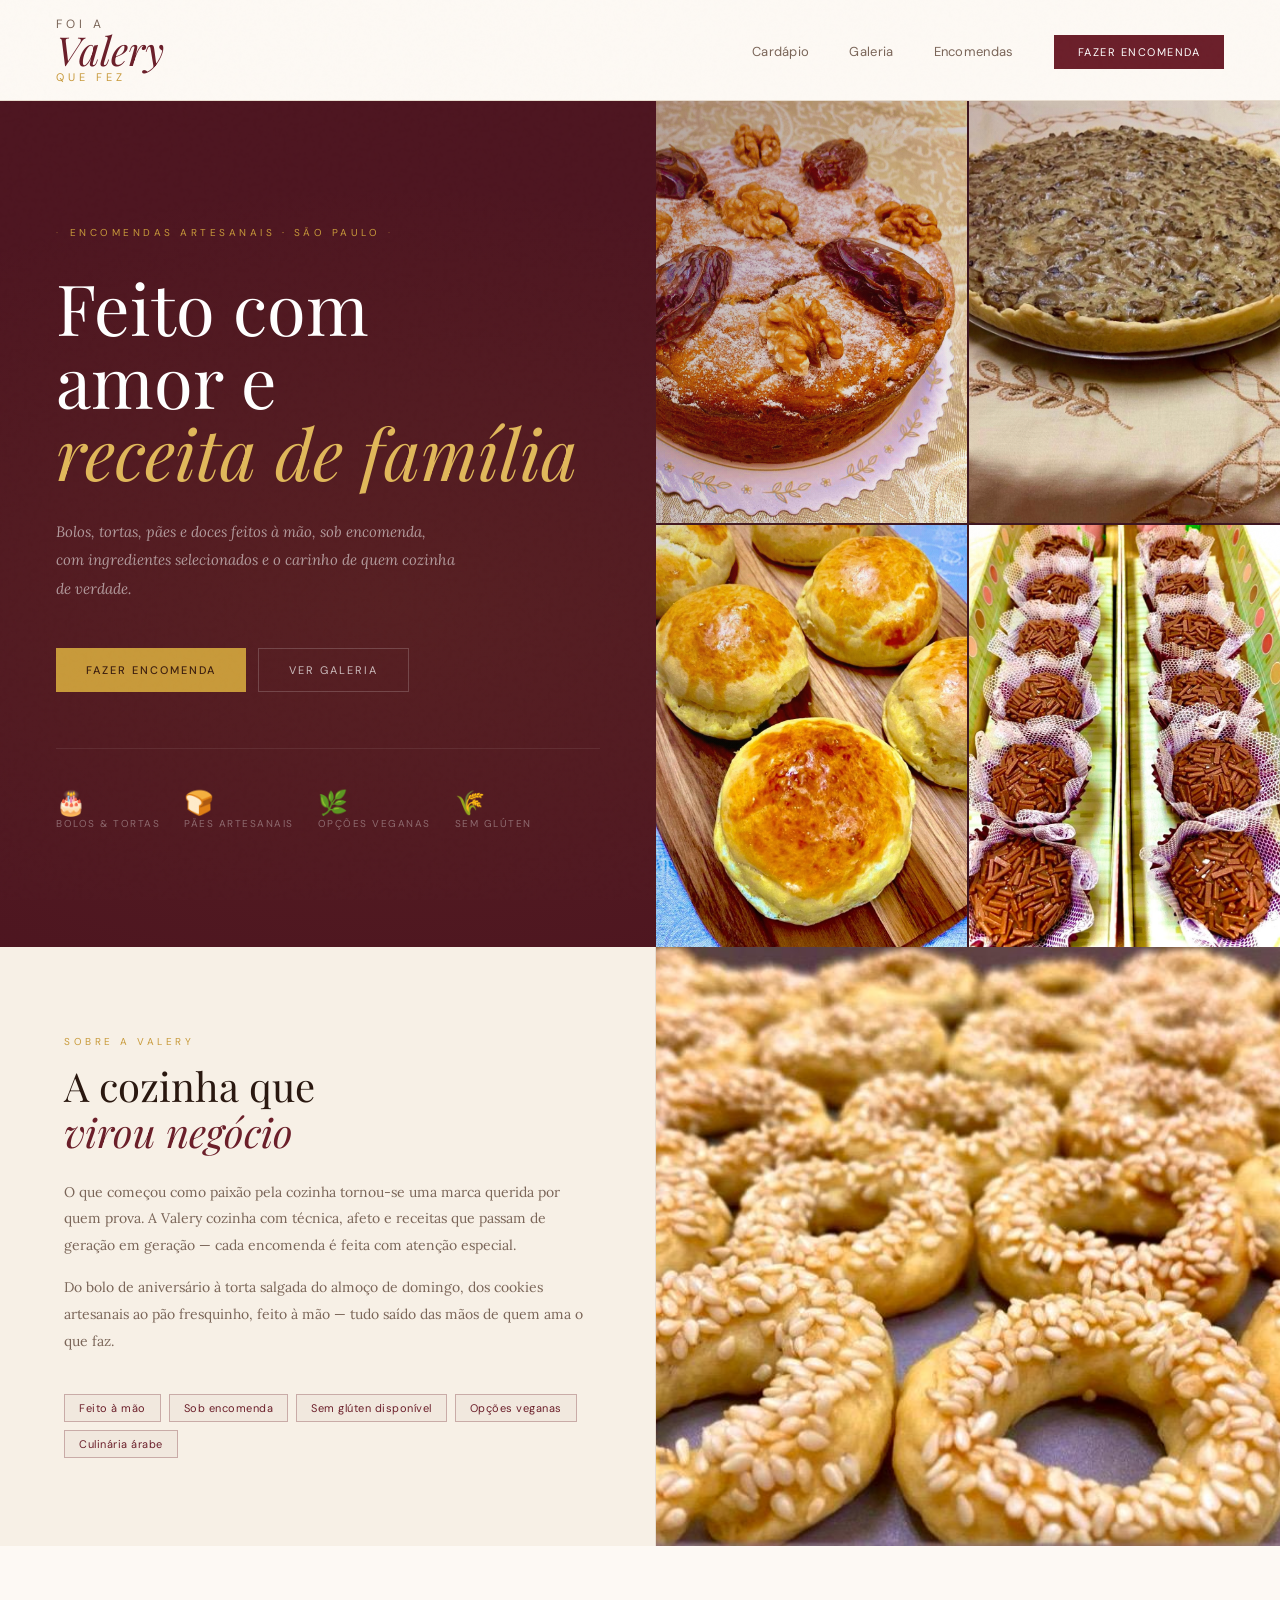
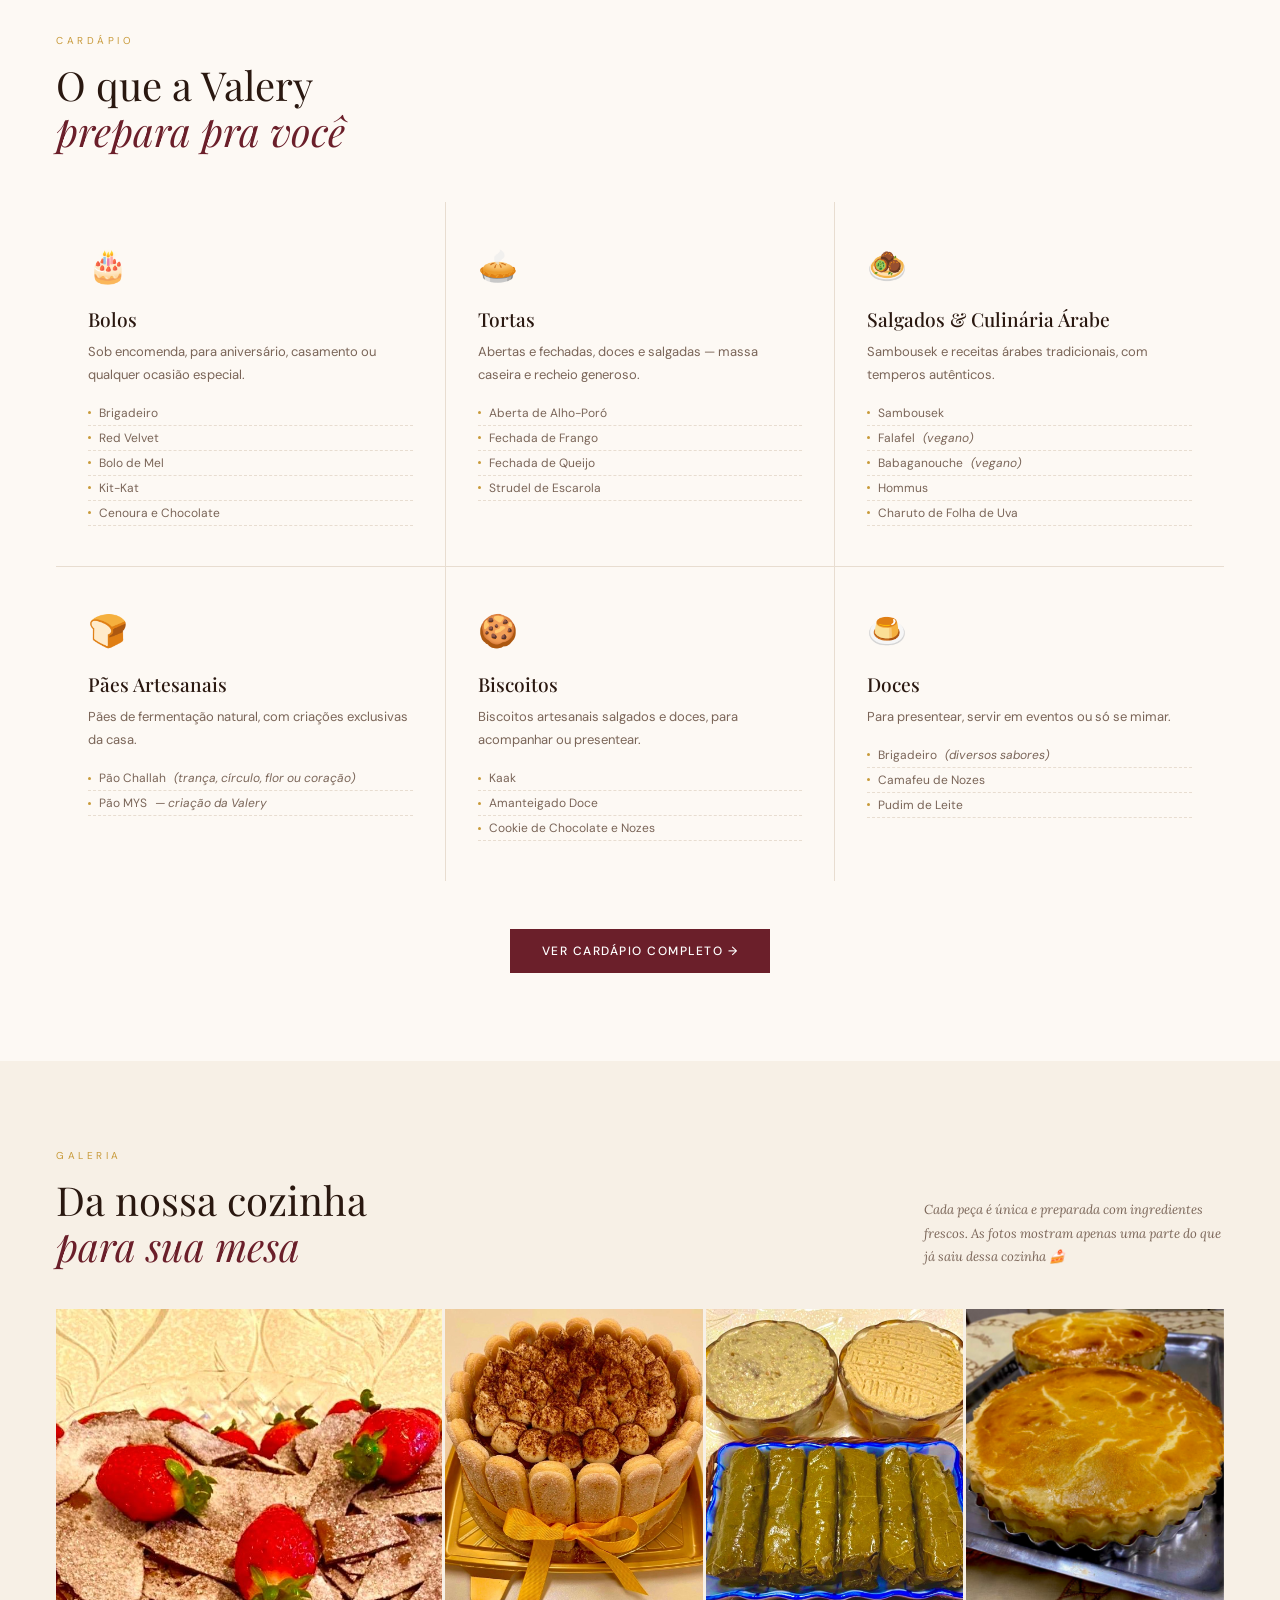
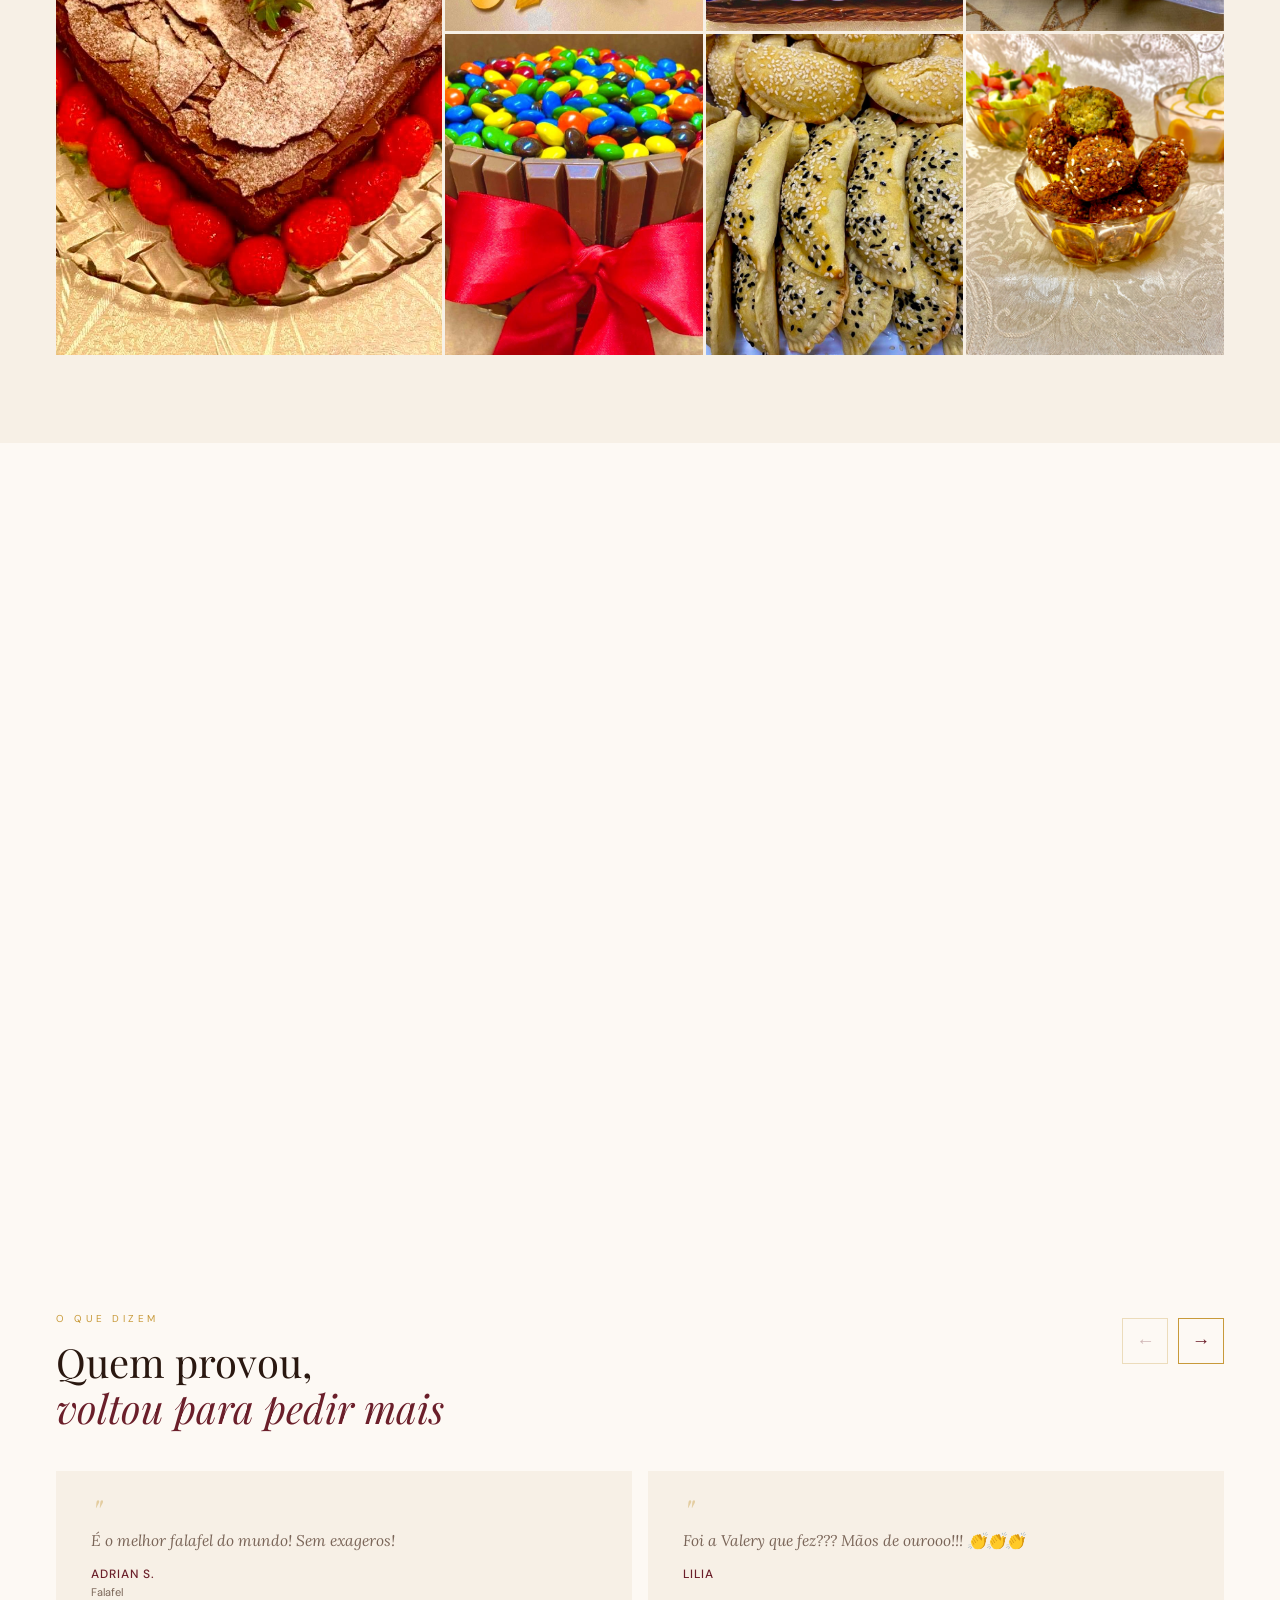
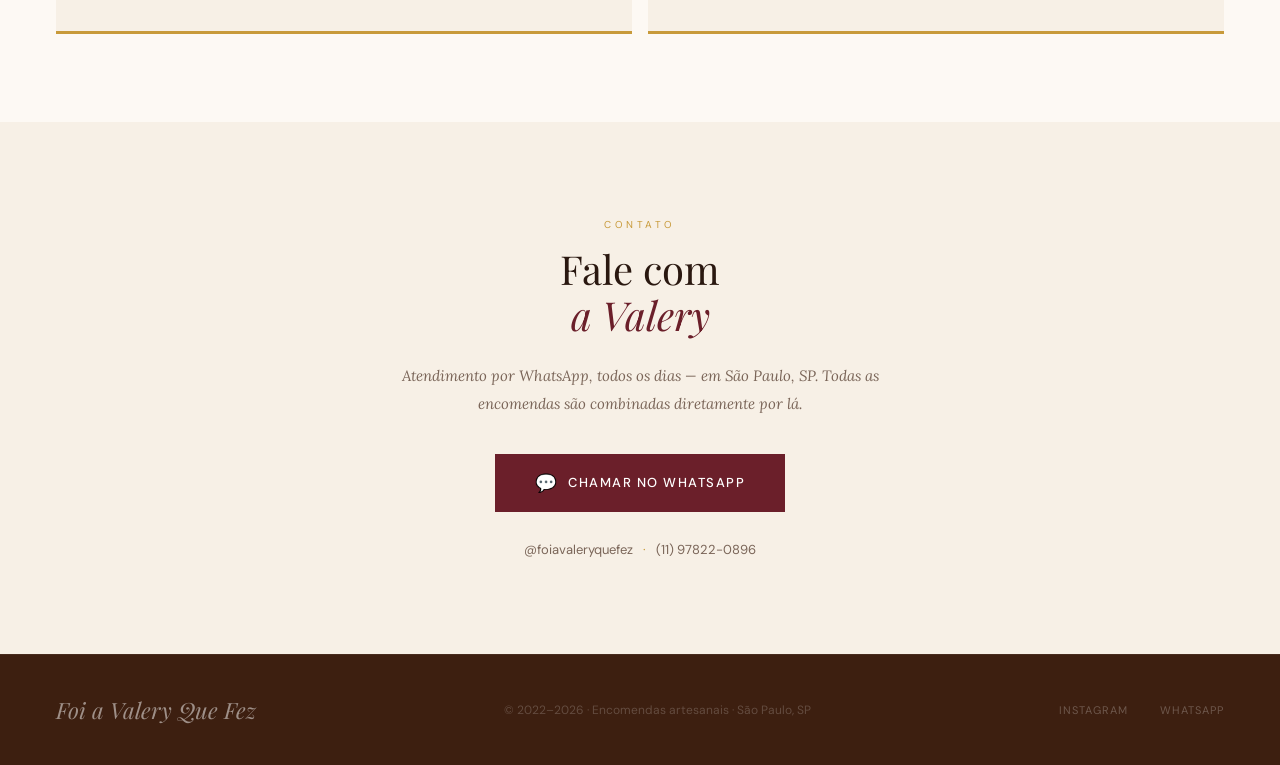
<file: index.html>
<!DOCTYPE html>
<html lang="pt-BR">
<head>
<meta charset="UTF-8">
<meta name="viewport" content="width=device-width, initial-scale=1.0, viewport-fit=cover">
<meta name="format-detection" content="telephone=no">
<meta name="theme-color" content="#fdf9f4">
<link rel="icon" href="data:image/svg+xml,%3Csvg xmlns='http://www.w3.org/2000/svg' viewBox='0 0 100 100'%3E%3Crect width='100' height='100' rx='18' fill='%234d1520'/%3E%3Ctext x='50' y='72' font-size='64' text-anchor='middle' fill='%23e0b85a' font-family='Georgia,serif' font-style='italic'%3EV%3C/text%3E%3C/svg%3E">
<title>Foi a Valery Que Fez — Bolos, Tortas e Pães Artesanais</title>
<link href="https://fonts.googleapis.com/css2?family=Playfair+Display:ital,wght@0,400;0,700;1,400;1,700&family=Lora:ital,wght@0,400;0,500;1,400&family=DM+Sans:wght@300;400;500&display=swap" rel="stylesheet">
<link rel="stylesheet" href="style.css">
</head>
<body>
<!-- NAV -->
<nav>
  <div class="nav-logo">
    <span class="foi">Foi a</span>
    <span class="valery">Valery</span>
    <span class="quefez">que fez</span>
  </div>
  <button class="nav-toggle" id="navToggle" aria-label="Abrir menu" aria-expanded="false" aria-controls="navMenu">
    <span></span><span></span><span></span>
  </button>
  <ul id="navMenu">
    <li><a href="cardapio.html">Cardápio</a></li>
    <li><a href="#galeria">Galeria</a></li>
    <li><a href="#encomenda">Encomendas</a></li>
    <li><a href="#contato" class="nav-cta">Fazer encomenda</a></li>
  </ul>
</nav>

<!-- HERO -->
<section class="hero">
  <div class="hero-left">
    <span class="hero-tag">Encomendas artesanais · São Paulo</span>
    <h1 class="hero-h1">
      Feito com<br>amor e<br>
      <em>receita de família</em>
    </h1>
    <p class="hero-desc">Bolos, tortas, pães e doces feitos à mão, sob encomenda, com ingredientes selecionados e o carinho de quem cozinha de verdade.</p>
    <div class="hero-actions">
      <button class="btn-gold" onclick="document.getElementById('encomenda').scrollIntoView({behavior:'smooth'})">Fazer encomenda</button>
      <button class="btn-outline-w" onclick="document.getElementById('galeria').scrollIntoView({behavior:'smooth'})">Ver galeria</button>
    </div>
    <div class="hero-badges">
      <div class="badge">
        <span class="badge-val">🎂</span>
        <span class="badge-lbl">Bolos & tortas</span>
      </div>
      <div class="badge">
        <span class="badge-val">🍞</span>
        <span class="badge-lbl">Pães artesanais</span>
      </div>
      <div class="badge">
        <span class="badge-val">🌿</span>
        <span class="badge-lbl">Opções veganas</span>
      </div>
      <div class="badge">
        <span class="badge-val">🌾</span>
        <span class="badge-lbl">Sem glúten</span>
      </div>
    </div>
  </div>
  <div class="hero-right">
    <div class="hcell">
      <img src="bolotamaraemcima.png" alt="Bolo de Nozes e Tâmara" style="width:100%;height:100%;object-fit:cover; object-position:85% center;">
    </div>
    <div class="hcell">
      <img src="tortashimeji.jpg" alt="Torta Shimeji" style="width:100%;height:100%;object-fit:cover;object-position:center 60%;">

    </div>
    <div class="hcell">
       <img src="paoredondo.jpeg" alt="Pão Redondo" style="width:100%;height:100%;object-fit:cover;object-position:center 40%;">
    </div>
    <div class="hcell">
      <img src="fotobrigadeiro2.jpeg" alt="brigadeiro" style="width:100%;height:100%;object-fit:cover;object-position:center 40%;">
    </div>
  </div>
  <!-- faixa de fotos que desliza de lado (aparece só no celular) -->
  <div class="hero-strip">
    <figure><img src="tortashimeji.jpg" alt="Torta de Shimeji" loading="lazy" style="object-position:center 8%"><figcaption>Torta de shimeji</figcaption></figure>
    <figure><img src="paoredondo.jpeg" alt="Pão artesanal" loading="lazy" style="object-position:center 45%"><figcaption>Pão artesanal</figcaption></figure>
    <figure><img src="fotobrigadeiro2.jpeg" alt="Brigadeiros" loading="lazy" style="object-position:center 35%"><figcaption>Brigadeiros</figcaption></figure>
  </div>
</section>

<!-- ABOUT -->
<section class="about">
  <div class="about-copy">
    <p class="eyebrow">Sobre a Valery</p>
    <h2 class="section-h2">A cozinha que<br><em>virou negócio</em></h2>
    <p class="about-p">O que começou como paixão pela cozinha tornou-se uma marca querida por quem prova. A Valery cozinha com técnica, afeto e receitas que passam de geração em geração — cada encomenda é feita com atenção especial.</p>
    <p class="about-p">Do bolo de aniversário à torta salgada do almoço de domingo, dos cookies artesanais ao pão fresquinho, feito à mão — tudo saído das mãos de quem ama o que faz.</p>
    <div class="about-tags">
      <span class="tag">Feito à mão</span>
      <span class="tag">Sob encomenda</span>
      <span class="tag">Sem glúten disponível</span>
      <span class="tag">Opções veganas</span>
      <span class="tag">Culinária árabe</span>
    </div>
  </div>
  <div class="about-visual">
<img src="kaakfoto3.jpeg" alt="Kaak" style="width:100%;height:100%;object-fit:cover;object-position:center 40%;">
</div>
</section>

<!-- CATEGORIES / MENU -->
<section class="cats" id="cardapio">
  <p class="eyebrow">Cardápio</p>
  <h2 class="section-h2">O que a Valery<br><em>prepara pra você</em></h2>
  <div class="cats-grid">
    <div class="cat">
      <button class="cat-header">
        <div class="cat-icon">🎂</div>
        <h3>Bolos</h3>
        <p>Sob encomenda, para aniversário, casamento ou qualquer ocasião especial.</p>
        <span class="cat-chevron">▾</span>
      </button>
      <ul>
        <li>Brigadeiro</li>
        <li>Red Velvet</li>
        <li>Bolo de Mel</li>
        <li>Kit-Kat</li>
        <li>Cenoura e Chocolate</li>
      </ul>
    </div>
    <div class="cat">
      <button class="cat-header">
        <div class="cat-icon">🥧</div>
        <h3>Tortas</h3>
        <p>Abertas e fechadas, doces e salgadas — massa caseira e recheio generoso.</p>
        <span class="cat-chevron">▾</span>
      </button>
      <ul>
        <li>Aberta de Alho-Poró</li>
        <li>Fechada de Frango</li>
        <li>Fechada de Queijo</li>
        <li>Strudel de Escarola</li>
      </ul>
    </div>
    <div class="cat">
      <button class="cat-header">
        <div class="cat-icon">🧆</div>
        <h3>Salgados & Culinária Árabe</h3>
        <p>Sambousek e receitas árabes tradicionais, com temperos autênticos.</p>
        <span class="cat-chevron">▾</span>
      </button>
      <ul>
        <li>Sambousek</li>
        <li>Falafel <em>(vegano)</em></li>
        <li>Babaganouche <em>(vegano)</em></li>
        <li>Hommus</li>
        <li>Charuto de Folha de Uva</li>
      </ul>
    </div>
    <div class="cat">
      <button class="cat-header">
        <div class="cat-icon">🍞</div>
        <h3>Pães Artesanais</h3>
        <p>Pães de fermentação natural, com criações exclusivas da casa.</p>
        <span class="cat-chevron">▾</span>
      </button>
      <ul>
        <li>Pão Challah <em>(trança, círculo, flor ou coração)</em></li>
        <li>Pão MYS <em>— criação da Valery</em></li>
      </ul>
    </div>
    <div class="cat">
      <button class="cat-header">
        <div class="cat-icon">🍪</div>
        <h3>Biscoitos</h3>
        <p>Biscoitos artesanais salgados e doces, para acompanhar ou presentear.</p>
        <span class="cat-chevron">▾</span>
      </button>
      <ul>
        <li>Kaak</li>
        <li>Amanteigado Doce</li>
        <li>Cookie de Chocolate e Nozes</li>
      </ul>
    </div>
    <div class="cat">
      <button class="cat-header">
        <div class="cat-icon">🍮</div>
        <h3>Doces</h3>
        <p>Para presentear, servir em eventos ou só se mimar.</p>
        <span class="cat-chevron">▾</span>
      </button>
      <ul>
        <li>Brigadeiro <em>(diversos sabores)</em></li>
        <li>Camafeu de Nozes</li>
        <li>Pudim de Leite</li>
      </ul>
    </div>
  </div>
  <div class="cats-cta">
    <a href="cardapio.html" class="btn-cats-more">Ver cardápio completo →</a>
  </div>
</section>

<!-- GALLERY -->
<section class="gallery" id="galeria">
  <div class="gal-top">
    <div>
      <p class="eyebrow">Galeria</p>
      <h2 class="section-h2" style="margin-bottom:0">Da nossa cozinha<br><em>para sua mesa</em></h2>
    </div>
    <p class="gal-note">Cada peça é única e preparada com ingredientes frescos. As fotos mostram apenas uma parte do que já saiu dessa cozinha 🍰</p>
  </div>
  <div class="gal-grid">

    <!-- FOTO GRANDE -->
    <div class="g g-big">
      <img src="bolocoracao.jpeg" alt="Bolo Coração" style="width:100%;height:100%;object-fit:cover;object-position:center 50%;">
      <div class="g-label"><span>Bolo Coração</span><small>chocolate com morangos frescos</small></div>
    </div>

    <!-- FOTOS PEQUENAS -->
    <div class="g">
      <img src="bolotiramissu.jpeg" alt="Bolo Tiramissú" style="width:100%;height:100%;object-fit:cover;object-position:center 30%;">
      <div class="g-label"><span>Bolo Tiramissú</span><small>com laço dourado</small></div>
    </div>

    <div class="g">
      <img src="charutohommusbabaganush.jpeg" alt="Culinária Árabe" style="width:100%;height:100%;object-fit:cover;object-position:center 40%;">
      <div class="g-label"><span>Culinária Árabe</span><small>charuto, hommus e babaganouche</small></div>
    </div>

    <div class="g">
      <img src="tortafechadafoto.png" alt="Torta Fechada" style="width:100%;height:100%;object-fit:cover;object-position:center 60%;">
      <div class="g-label"><span>Torta Fechada</span><small>massa caseira dourada</small></div>
    </div>

    <div class="g">
      <img src="kitkatnovafoto.jpeg" alt="Bolo Kit-Kat" style="width:100%;height:100%;object-fit:cover;object-position:center 35%;">
      <div class="g-label"><span>Bolo Kit-Kat</span><small>com M&Ms e laço vermelho</small></div>
    </div>

    <div class="g">
      <img src="sambousek.png.png" alt="Sambousek" style="width:100%;height:100%;object-fit:cover;object-position:center 40%;">
      <div class="g-label"><span>Sambousek</span><small>empanada árabe</small></div>
    </div>

    <div class="g">
      <img src="falafel.png.png" alt="Falafel" style="width:100%;height:100%;object-fit:cover;object-position:center 30%;">
      <div class="g-label"><span>Culinária árabe</span><small>Falafel</small></div>
    </div>

  </div>
</section>

<!-- ENCOMENDA -->
<section class="encinfo" id="encomenda">
  <div>
    <p class="eyebrow">Como encomendar</p>
    <h2 class="section-h2">Simples como<br><em>um WhatsApp</em></h2>
    <p class="enc-desc">Todas as encomendas são feitas diretamente pelo WhatsApp. Sem aplicativo, sem complicação — é só mandar uma mensagem e a gente cuida do resto.</p>
    <div class="enc-steps">
      <div class="enc-step">
        <div class="enc-num">01</div>
        <div class="enc-step-text">
          <h4>Mande uma mensagem</h4>
          <p>Diga o que deseja, a data e quantas pessoas vai servir.</p>
        </div>
      </div>
      <div class="enc-step">
        <div class="enc-num">02</div>
        <div class="enc-step-text">
          <h4>Combinamos os detalhes</h4>
          <p>Personalizamos o pedido conforme sua necessidade e preferência.</p>
        </div>
      </div>
      <div class="enc-step">
        <div class="enc-num">03</div>
        <div class="enc-step-text">
          <h4>Confirmamos e preparamos</h4>
          <p>Com o pedido confirmado, a Valery começa a preparar com todo cuidado.</p>
        </div>
      </div>
      <div class="enc-step">
        <div class="enc-num">04</div>
        <div class="enc-step-text">
          <h4>Retirada ou entrega</h4>
          <p>Combinamos a forma de entrega na conversa.</p>
        </div>
      </div>
    </div>
  </div>
  <div class="enc-right">
    <div class="enc-card highlight">
      <div class="enc-card-icon">💬</div>
      <h3>Faça sua encomenda agora</h3>
      <p>Mande uma mensagem no WhatsApp:<br><a href="https://wa.me/5511978220896">(11) 97822-0896</a></p>
    </div>
    <div class="enc-card">
      <div class="enc-card-icon">⏰</div>
      <h3>Prazo de antecedência</h3>
      <p>Encomendas com <strong style="color:#fff">3 dias de antecedência</strong> ou conforme nossa disponibilidade, fale conosco.</p>
    </div>
    <div class="enc-card">
      <div class="enc-card-icon">🌿</div>
      <h3>Restrições alimentares</h3>
      <p>Temos opções <strong style="color:#fff">sem glúten</strong> e <strong style="color:#fff">veganas</strong>. Mencione na hora do pedido.</p>
    </div>
  </div>
</section>

<!-- DEPOIMENTOS -->
<section class="depoimentos">
  <p class="eyebrow">O que dizem</p>
  <h2 class="section-h2">Quem provou,<br><em>voltou para pedir mais</em></h2>
  <!-- setinhas para navegar (só no computador; no celular desliza com o dedo) -->
  <div class="dep-nav">
    <button type="button" data-dir="prev" aria-label="Depoimento anterior">&#8592;</button>
    <button type="button" data-dir="next" aria-label="Próximo depoimento">&#8594;</button>
  </div>
  <div class="dep-grid">
    <div class="dep">
      <p class="dep-text">É o melhor falafel do mundo! Sem exageros!</p>
      <div class="dep-author">Adrian S.</div>
      <div class="dep-type">Falafel</div>
    </div>
    <div class="dep">
      <p class="dep-text">Foi a Valery que fez??? Mãos de ourooo!!! 👏👏👏</p>
      <div class="dep-author">Lilia</div>
    </div>
    <div class="dep">
      <p class="dep-text">O melhor bolo do mundo 😍😋</p>
      <div class="dep-author">Carolina H.</div>
      <div class="dep-type">Bolo de nozes e frutas secas</div>
    </div>
    <div class="dep">
      <p class="dep-text">Torta deliciosa 😍</p>
      <div class="dep-author">Geraldine S.</div>
      <div class="dep-type">Torta de cebola caramelizada e queijo</div>
    </div>
  </div>
</section>

<!-- CONTACT -->
<section class="contact-cta" id="contato">
  <p class="eyebrow">Contato</p>
  <h2 class="section-h2">Fale com<br><em>a Valery</em></h2>
  <p class="cta-desc">Atendimento por WhatsApp, todos os dias — em São Paulo, SP. Todas as encomendas são combinadas diretamente por lá.</p>
  <a class="btn-whatsapp" href="https://wa.me/5511978220896" target="_blank" rel="noopener">
    <span class="wa-icon">💬</span> Chamar no WhatsApp
  </a>
  <div class="cta-extra">
    <span>@foiavaleryquefez</span>
    <span class="dot">·</span>
    <span>(11) 97822-0896</span>
  </div>
</section>

<footer>
  <div class="foot-brand">Foi a Valery Que Fez</div>
  <!-- mesma logo do topo (só aparece no celular) -->
  <div class="nav-logo foot-logo"><span class="foi">Foi a</span><span class="valery">Valery</span><span class="quefez">que fez</span></div>
  <p>© 2022–<span id="footYear">2026</span> · Encomendas artesanais · São Paulo, SP</p>
  <div class="foot-links">
    <a href="https://www.instagram.com/foiavaleryquefez/" target="_blank" rel="noopener">Instagram</a>
    <a href="https://wa.me/5511978220896" target="_blank" rel="noopener">WhatsApp</a>
  </div>
</footer>
<script src="script.js"></script>
</body>
</html>
</file>
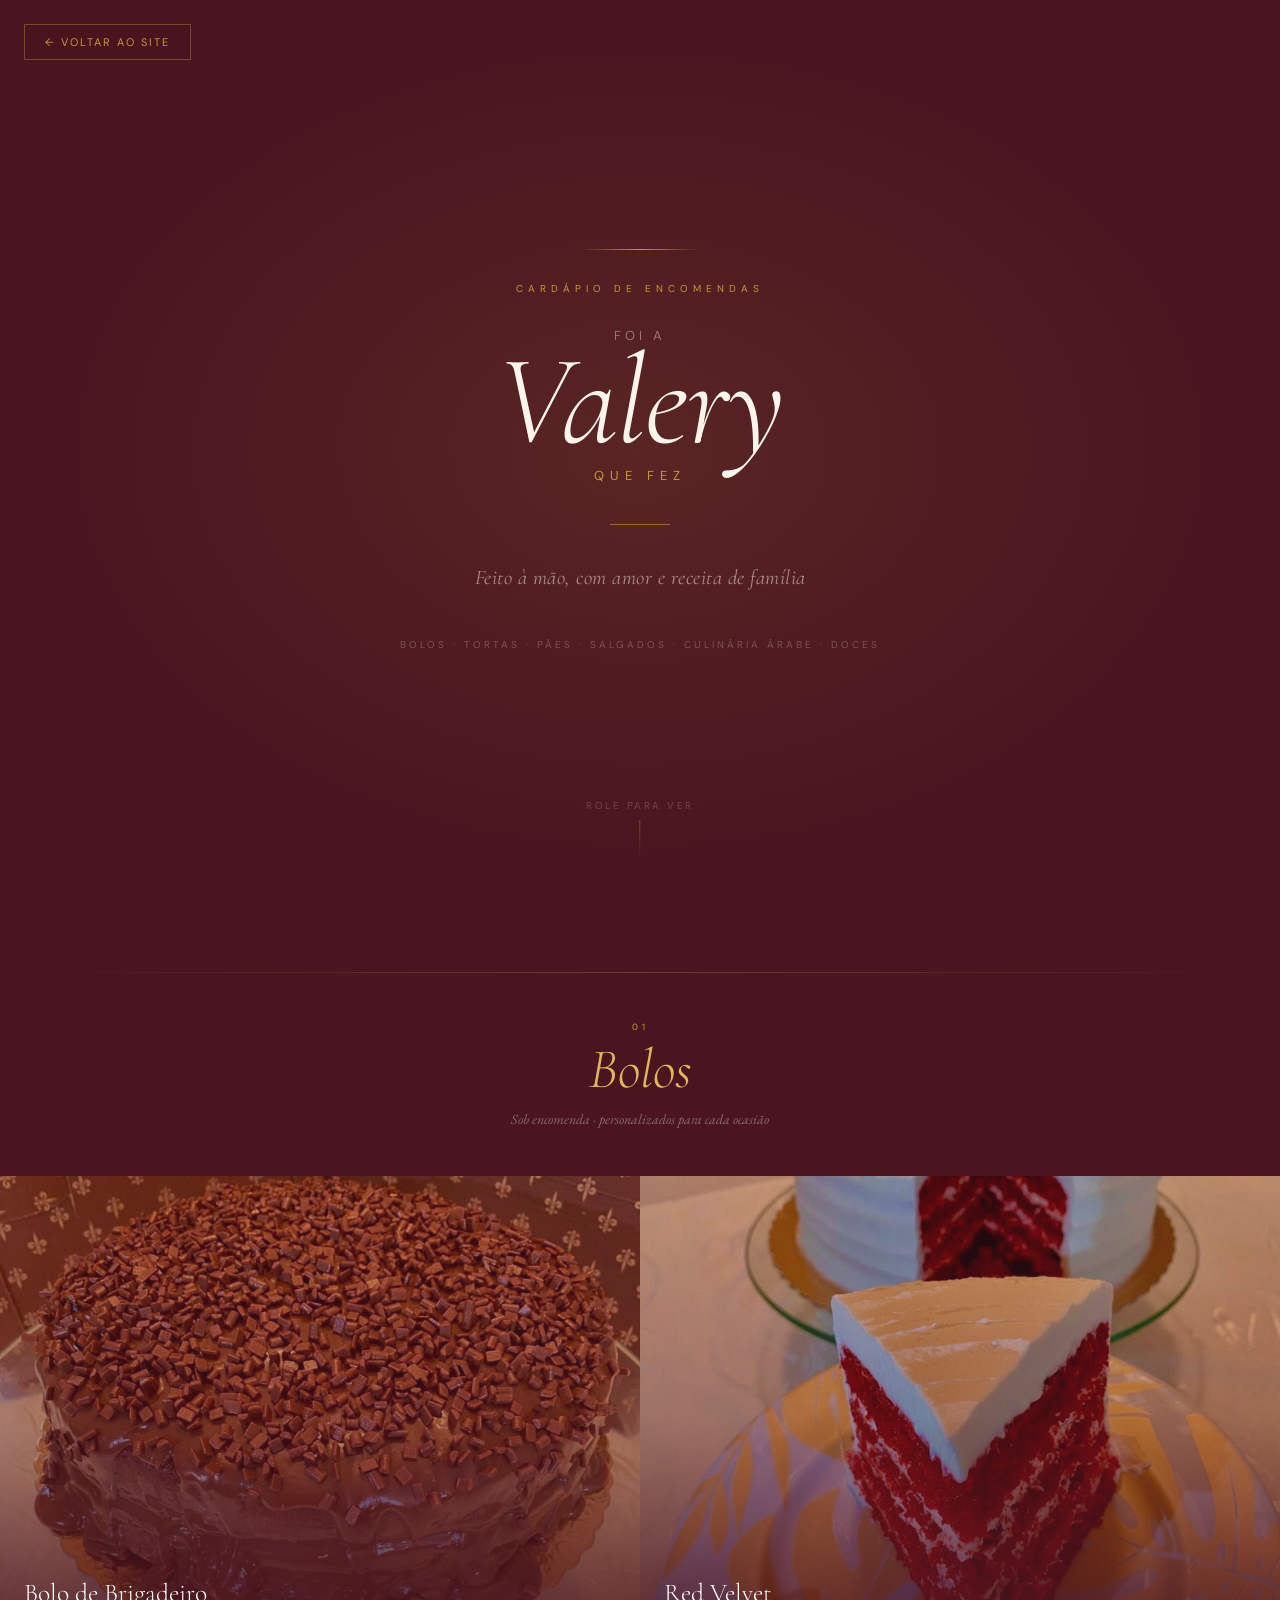
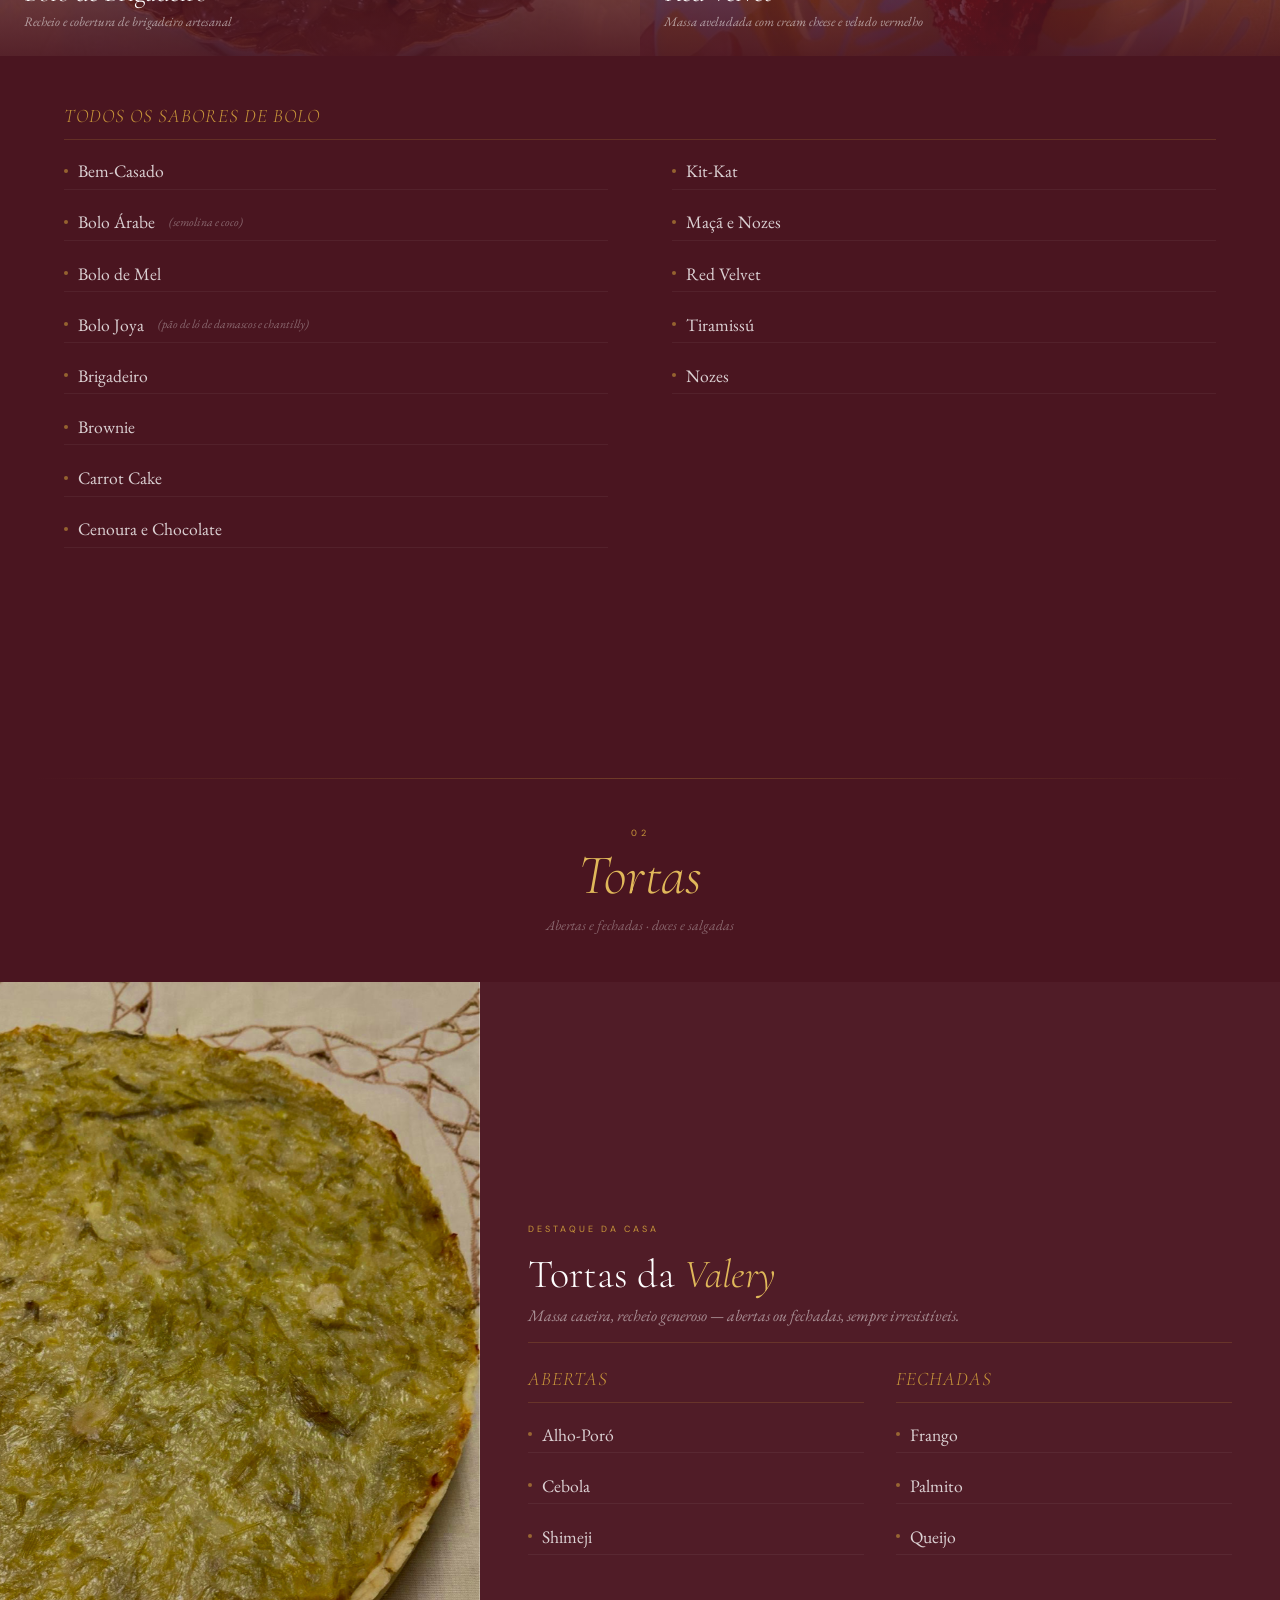
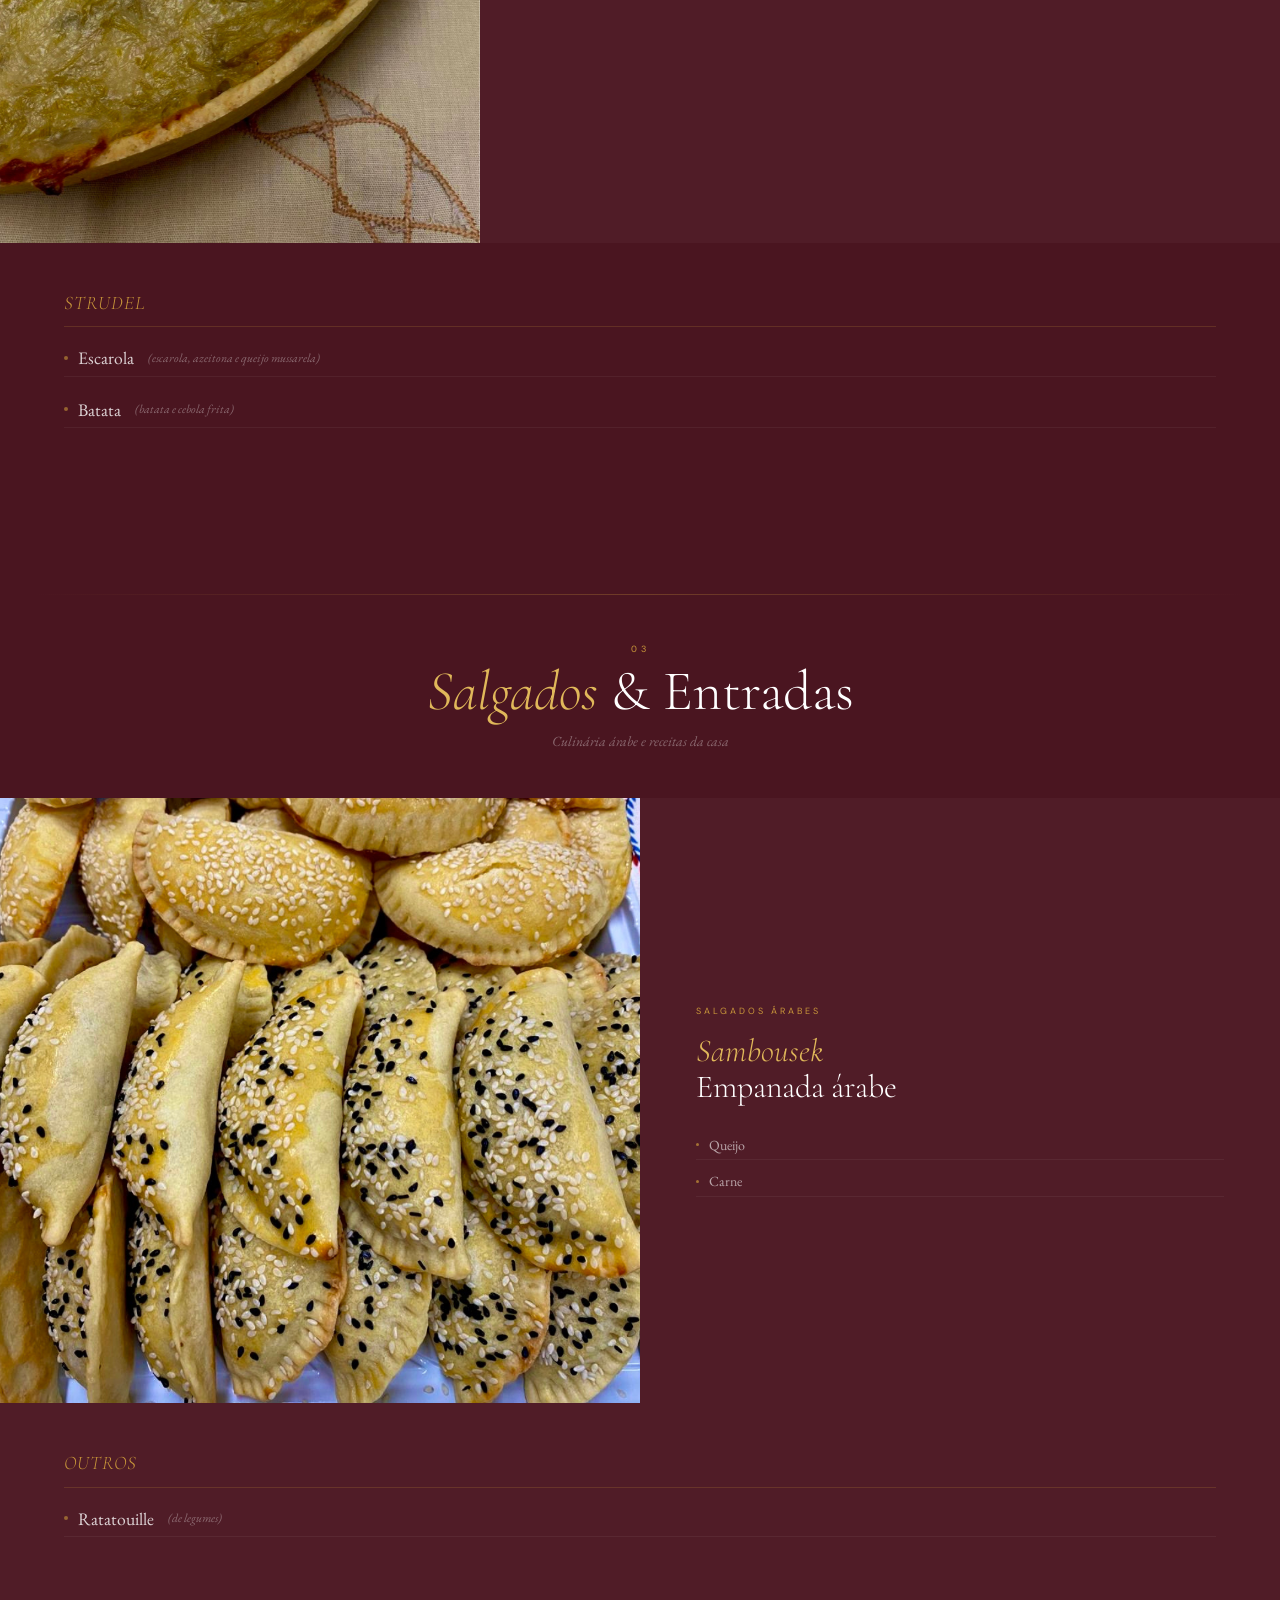
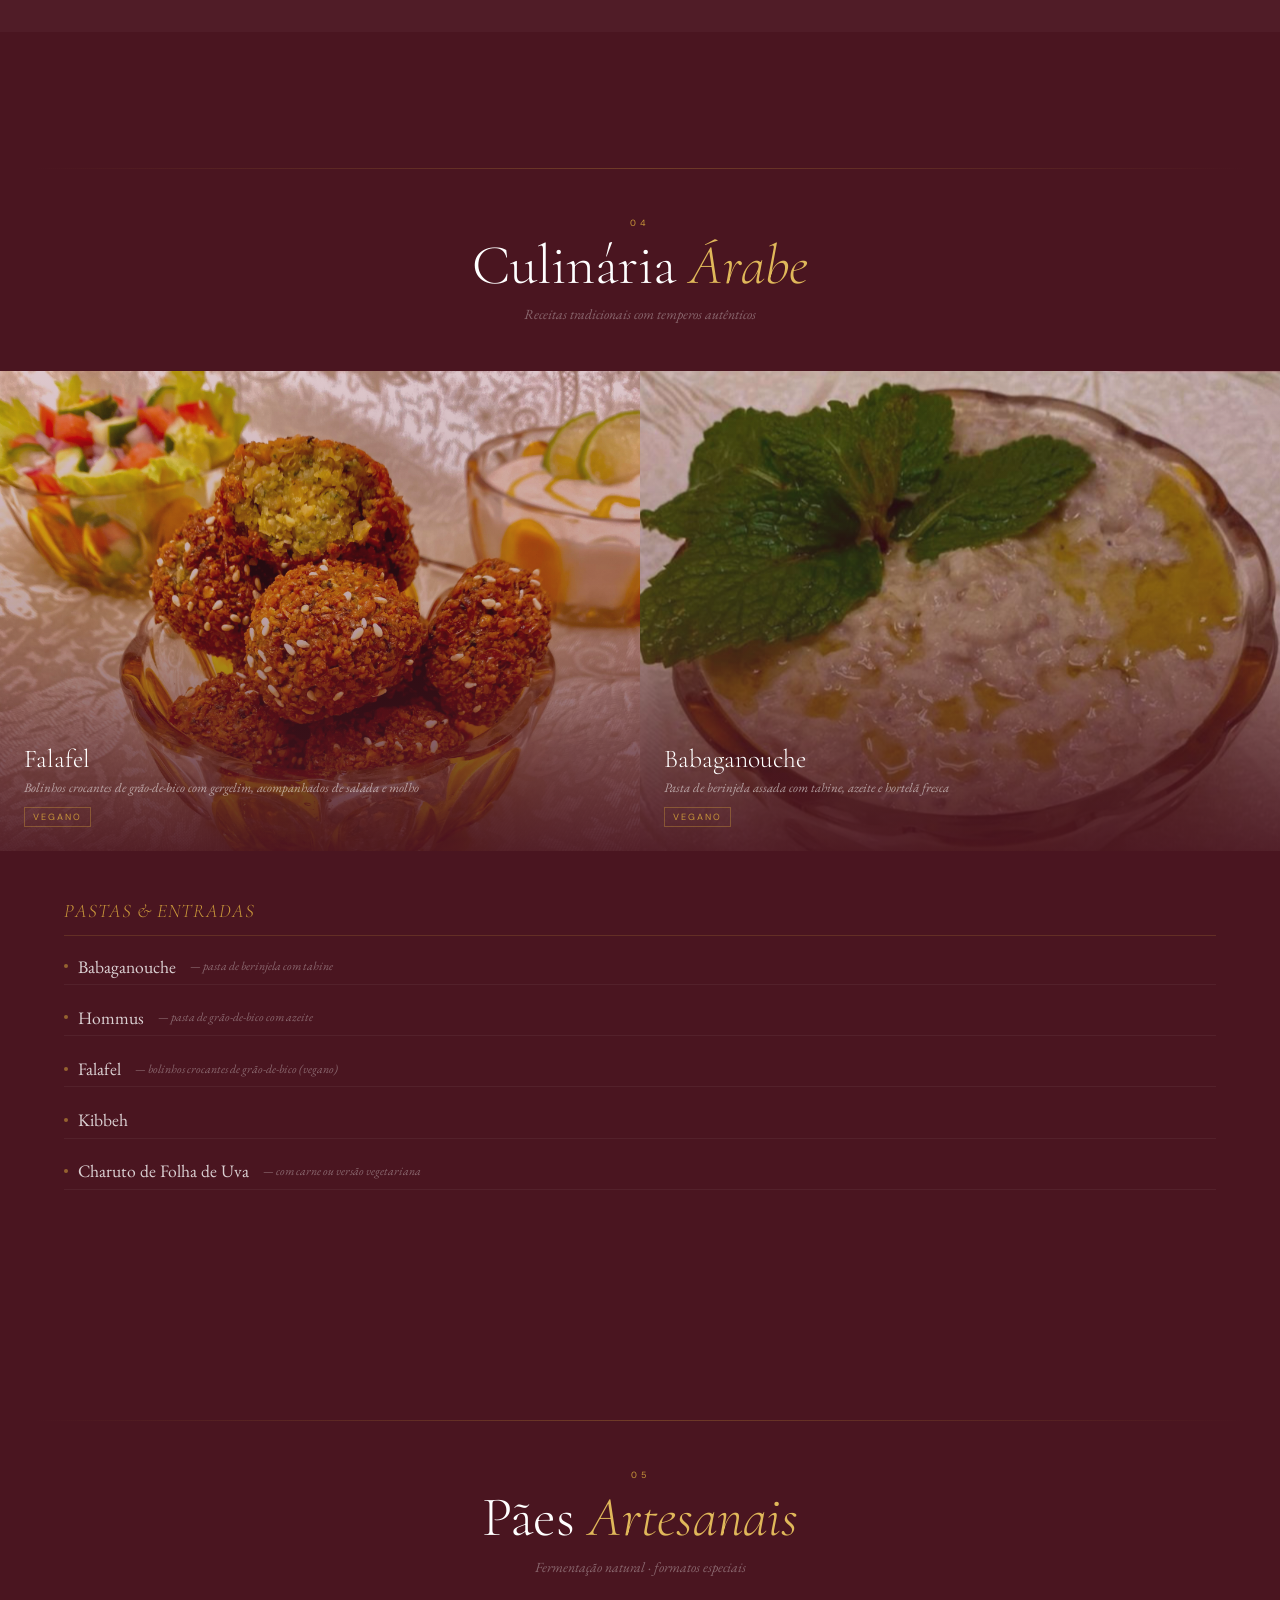
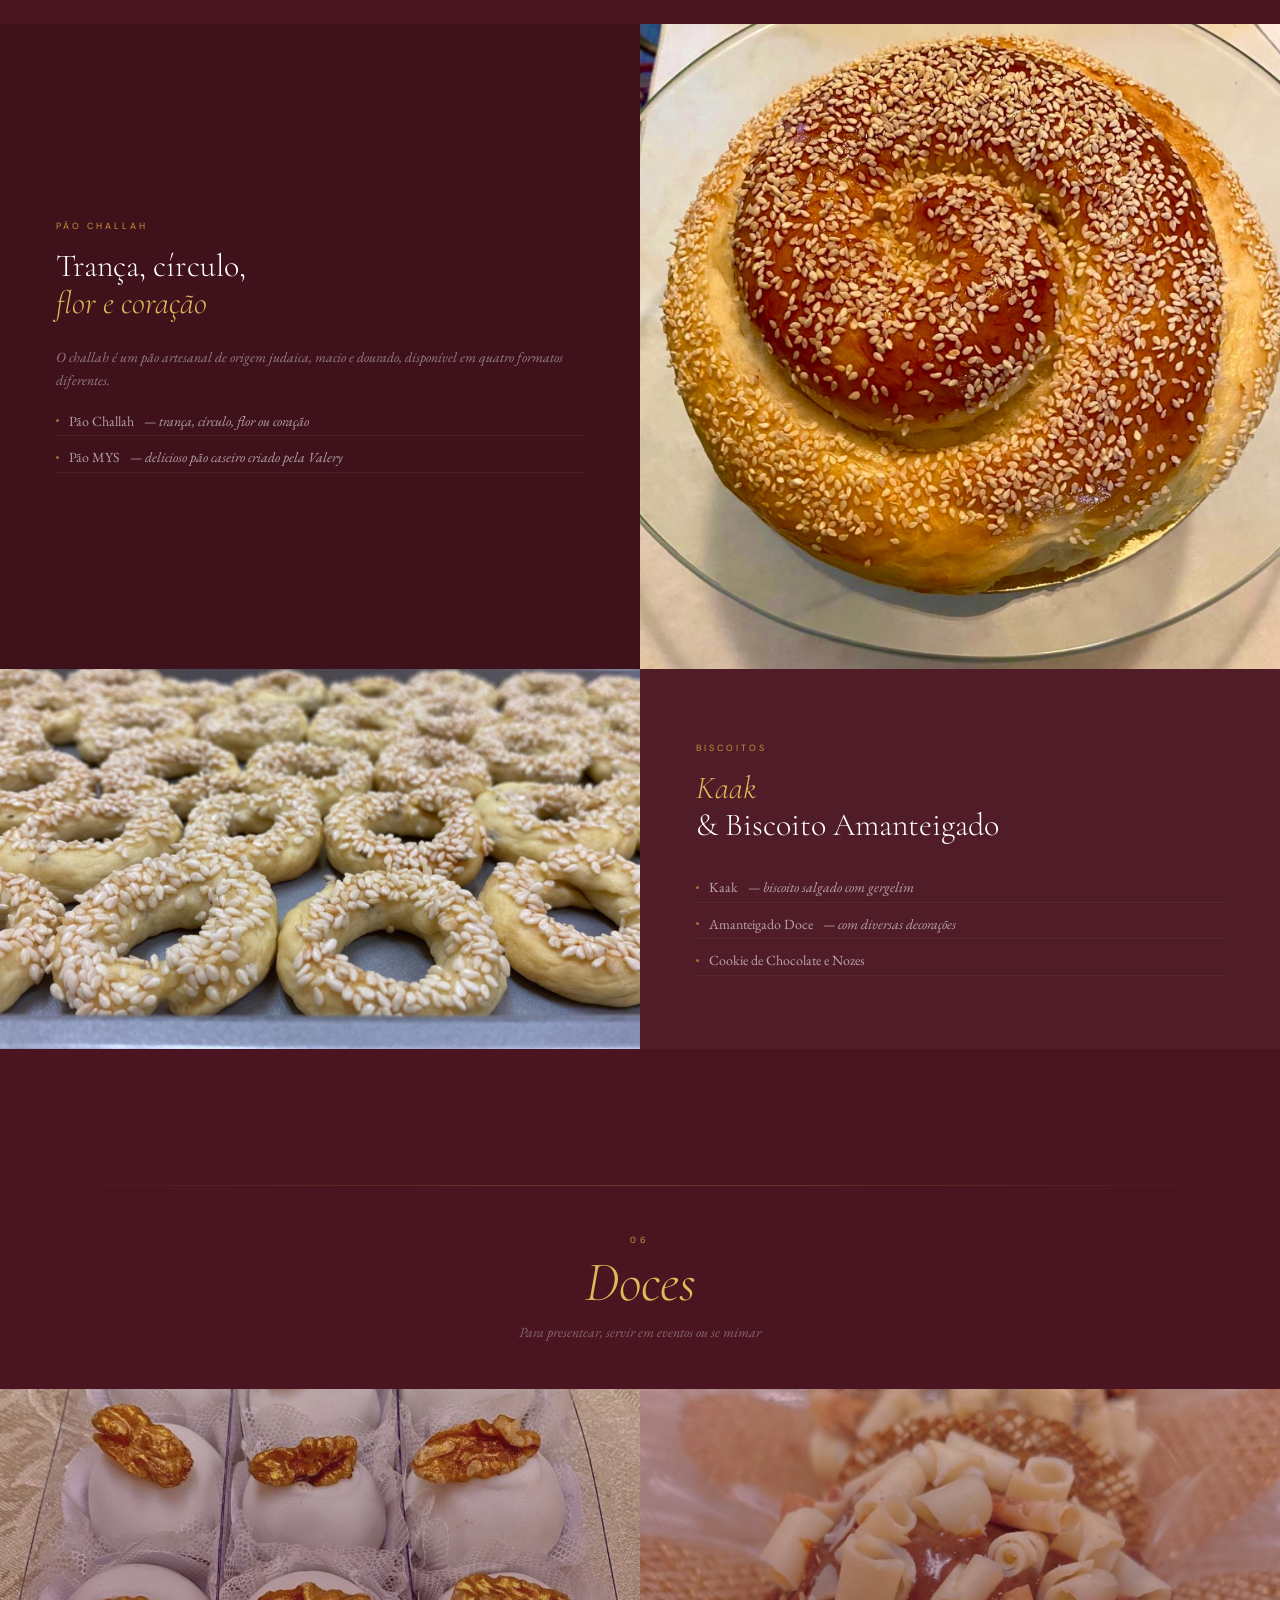
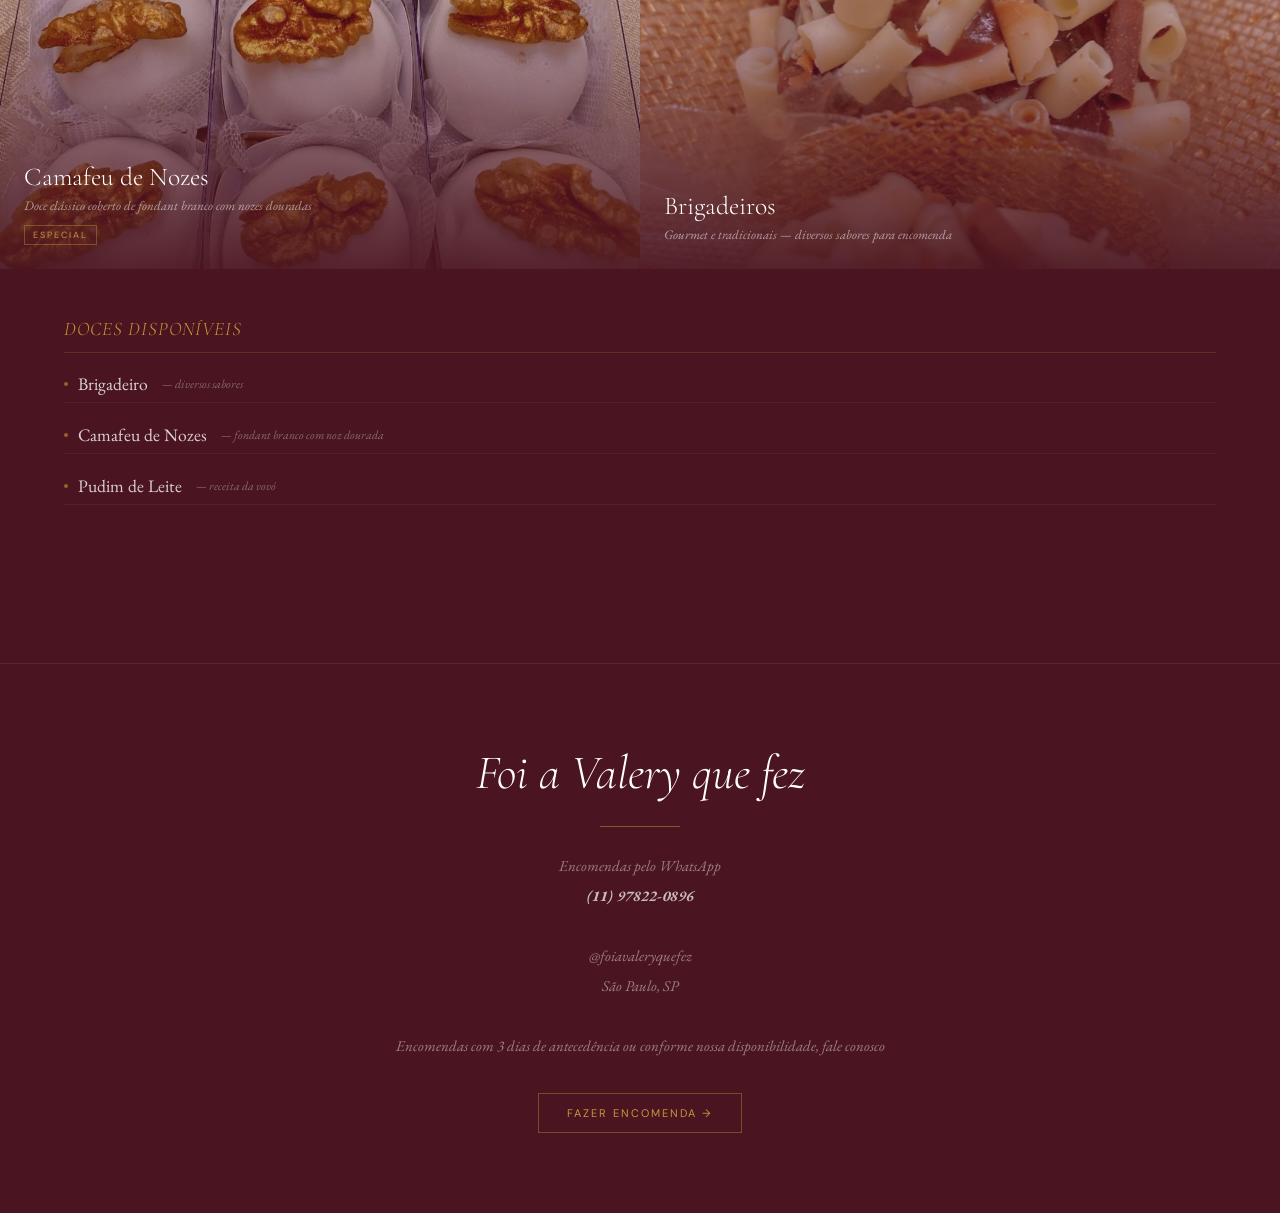
<file: cardapio.html>
<!DOCTYPE html>
<html lang="pt-BR">
<head>
<meta charset="UTF-8">
<meta name="viewport" content="width=device-width, initial-scale=1.0, viewport-fit=cover">
<meta name="format-detection" content="telephone=no">
<meta name="theme-color" content="#4a1520">
<link rel="icon" href="data:image/svg+xml,%3Csvg xmlns='http://www.w3.org/2000/svg' viewBox='0 0 100 100'%3E%3Crect width='100' height='100' rx='18' fill='%234d1520'/%3E%3Ctext x='50' y='72' font-size='64' text-anchor='middle' fill='%23e0b85a' font-family='Georgia,serif' font-style='italic'%3EV%3C/text%3E%3C/svg%3E">
<title>Foi a Valery Que Fez — Cardápio</title>
<link href="https://fonts.googleapis.com/css2?family=Cormorant+Garamond:ital,wght@0,300;0,400;0,600;1,300;1,400;1,600&family=EB+Garamond:ital,wght@0,400;0,500;1,400&family=DM+Sans:wght@300;400;500&display=swap" rel="stylesheet">
<link rel="stylesheet" href="cardapio.css">
</head>
<body>
    <a href="index.html" class="btn-voltar">← Voltar ao site</a>
<!-- COVER -->
<div class="cover">
  <div class="cover-ornament"></div>
  <p class="cover-eyebrow">Cardápio de Encomendas</p>
  <p class="cover-logo-foi">Foi a</p>
  <h1 class="cover-logo-valery">Valery</h1>
  <p class="cover-logo-quefez">que fez</p>
  <div class="cover-divider"></div>
  <p class="cover-tagline">Feito à mão, com amor e receita de família</p>
  <p class="cover-cta">Bolos · Tortas · Pães · Salgados · Culinária Árabe · Doces</p>
  <div class="cover-scroll">role para ver<br></div>
</div>

<!-- ===== BOLOS ===== -->
<div class="sec-divider">
  <p class="sec-num">01</p>
  <h2 class="sec-title"><em>Bolos</em></h2>
  <p class="sec-sub">Sob encomenda · personalizados para cada ocasião</p>
</div>
<div class="cat-block">
  <div class="items-grid cols-2">
    <div class="item-card" style="aspect-ratio:4/3">
      <img src="bolobrigadeiro.png" alt="Bolo de Brigadeiro">
      <div class="item-card-overlay"></div>
      <div class="item-card-body">
        <div class="item-name">Bolo de Brigadeiro</div>
        <div class="item-desc">Recheio e cobertura de brigadeiro artesanal</div>
      </div>
    </div>
    <div class="item-card" style="aspect-ratio:4/3">
      <img src="redvelvet.png" alt="Red Velvet">
      <div class="item-card-overlay"></div>
      <div class="item-card-body">
        <div class="item-name">Red Velvet</div>
        <div class="item-desc">Massa aveludada com cream cheese e veludo vermelho</div>
      </div>
    </div>
  </div>
  <div class="list-section">
    <p class="list-cat-title">Todos os sabores de bolo</p>
    <div class="list-cols">
      <ul class="list-items">
        <li>Bem-Casado</li>
        <li>Bolo Árabe <em>(semolina e coco)</em></li>
        <li>Bolo de Mel</li>
        <li>Bolo Joya <em>(pão de ló de damascos e chantilly)</em></li>
        <li>Brigadeiro</li>
        <li>Brownie</li>
        <li>Carrot Cake</li>
        <li>Cenoura e Chocolate</li>
      </ul>
      <ul class="list-items">
        <li>Kit-Kat</li>
        <li>Maçã e Nozes</li>
        <li>Red Velvet</li>
        <li>Tiramissú</li>
        <li>Nozes</li>
      </ul>
    </div>
  </div>
</div>

<!-- ===== TORTAS ===== -->
<div class="sec-divider">
  <p class="sec-num">02</p>
  <h2 class="sec-title"><em>Tortas</em></h2>
  <p class="sec-sub">Abertas e fechadas · doces e salgadas</p>
</div>

<div class="split feature-split">
  <div class="split-img">
    <img src="tortaalhoporoaberta.png" alt="Tortas">
  </div>
  
  <div class="split-copy">
    <div class="feature-header">
      <p class="split-eyebrow">Destaque da Casa</p>
      <h3 class="split-h">Tortas da <em>Valery</em></h3>
      <p class="feature-desc-split">Massa caseira, recheio generoso — abertas ou fechadas, sempre irresistíveis.</p>
    </div>

    <div class="list-cols-split">
      <div class="flavor-col">
        <p class="list-cat-title">Abertas</p>
        <ul class="list-items">
          <li>Alho-Poró</li>
          <li>Cebola</li>
          <li>Shimeji</li>
        </ul>
      </div>
      <div class="flavor-col">
        <p class="list-cat-title">Fechadas</p>
        <ul class="list-items">
          <li>Frango</li>
          <li>Palmito</li>
          <li>Queijo</li>
        </ul>
      </div>
    </div>
  </div>
</div>
<div class="list-section">
  <p class="list-cat-title">Strudel</p>
  <ul class="list-items">
    <li>Escarola <em>(escarola, azeitona e queijo mussarela)</em></li>
    <li>Batata <em>(batata e cebola frita)</em></li>
  </ul>
</div>
<!-- ===== SALGADOS ===== -->
<div class="sec-divider">
  <p class="sec-num">03</p>
  <h2 class="sec-title"><em>Salgados</em> & Entradas</h2>
  <p class="sec-sub">Culinária árabe e receitas da casa</p>
</div>
<div class="cat-block">
  <div class="split">
    <div class="split-img split-img--sambousek">
      <img src="sambousek.png.png" alt="Sambousek">
    </div>
    <div class="split-copy">
      <p class="split-eyebrow">Salgados Árabes</p>
      <h3 class="split-h"><em>Sambousek</em><br>Empanada árabe</h3>
      <ul class="split-list" style="margin-top:.5rem">
        <li>Queijo</li>
        <li>Carne</li>
      </ul>
    </div>
  </div>
  <div class="list-section light">
    <p class="list-cat-title">Outros</p>
    <ul class="list-items">
      <li>Ratatouille <em>(de legumes)</em></li>
    </ul>
  </div>
</div>

<!-- ===== ENTRADAS ARABES ===== -->
<div class="sec-divider">
  <p class="sec-num">04</p>
  <h2 class="sec-title">Culinária <em>Árabe</em></h2>
  <p class="sec-sub">Receitas tradicionais com temperos autênticos</p>
</div>
<div class="cat-block">
  <div class="items-grid cols-2">
    <div class="item-card" style="aspect-ratio:4/3">
      <img src="falafel.png.png" alt="Falafel">
      <div class="item-card-overlay"></div>
      <div class="item-card-body">
        <div class="item-name">Falafel</div>
        <div class="item-desc">Bolinhos crocantes de grão-de-bico com gergelim, acompanhados de salada e molho</div>
        <span class="item-tag">Vegano</span>
      </div>
    </div>
    <div class="item-card" style="aspect-ratio:4/3">
      <img src="babaganush.png" alt="Babaganouche">
      <div class="item-card-overlay"></div>
      <div class="item-card-body">
        <div class="item-name">Babaganouche</div>
        <div class="item-desc">Pasta de berinjela assada com tahine, azeite e hortelã fresca</div>
        <span class="item-tag">Vegano</span>
      </div>
    </div>
  </div>
  <div class="list-section">
    <p class="list-cat-title">Pastas & Entradas</p>
    <ul class="list-items">
      <li>Babaganouche <em>— pasta de berinjela com tahine</em></li>
      <li>Hommus <em>— pasta de grão-de-bico com azeite</em></li>
      <li>Falafel <em>— bolinhos crocantes de grão-de-bico (vegano)</em></li>
      <li>Kibbeh</li>
      <li>Charuto de Folha de Uva <em>— com carne ou versão vegetariana</em></li>
    </ul>
  </div>
</div>

<!-- ===== PÃES ===== -->
<div class="sec-divider">
  <p class="sec-num">05</p>
  <h2 class="sec-title">Pães <em>Artesanais</em></h2>
  <p class="sec-sub">Fermentação natural · formatos especiais</p>
</div>
<div class="cat-block">
  <div class="split">
    <div class="split-copy dark">
      <p class="split-eyebrow">Pão Challah</p>
      <h3 class="split-h">Trança, círculo,<br><em>flor e coração</em></h3>
      <p style="font-family:'EB Garamond',serif;font-size:14px;color:rgba(255,255,255,.45);font-style:italic;line-height:1.7;margin-top:.5rem">
        O challah é um pão artesanal de origem judaica, macio e dourado, disponível em quatro formatos diferentes.
      </p>
      <ul class="split-list" style="margin-top:.8rem">
        <li>Pão Challah <em>— trança, círculo, flor ou coração</em></li>
        <li>Pão MYS <em>— delicioso pão caseiro criado pela Valery</em></li>
      </ul>
    </div>
    <div class="split-img split-img--challah">
      <img src="pao1.png.png" alt="Challah">
    </div>
  </div>
  <div class="split split--kaak">
    <div class="split-img">
      <img src="kaak.png.png" alt="Kaak">
    </div>
    <div class="split-copy">
      <p class="split-eyebrow">Biscoitos</p>
      <h3 class="split-h"><em>Kaak</em><br>& Biscoito Amanteigado</h3>
      <ul class="split-list" style="margin-top:.8rem">
        <li>Kaak <em>— biscoito salgado com gergelim</em></li>
        <li>Amanteigado Doce <em>— com diversas decorações</em></li>
        <li>Cookie de Chocolate e Nozes</li>
      </ul>
    </div>
  </div>
</div>

<!-- ===== DOCES ===== -->
<div class="sec-divider">
  <p class="sec-num">06</p>
  <h2 class="sec-title"><em>Doces</em></h2>
  <p class="sec-sub">Para presentear, servir em eventos ou se mimar</p>
</div>
<div class="cat-block">
  <div class="items-grid cols-2">
    <div class="item-card" style="aspect-ratio:4/3">
      <img src="camafeu.png.png" alt="Camafeu">
      <div class="item-card-overlay"></div>
      <div class="item-card-body">
        <div class="item-name">Camafeu de Nozes</div>
        <div class="item-desc">Doce clássico coberto de fondant branco com nozes douradas</div>
        <span class="item-tag">Especial</span>
      </div>
    </div>
    <div class="item-card" style="aspect-ratio:4/3">
      <img src="brigadeiro.png" alt="Brigadeiros">
      <div class="item-card-overlay"></div>
      <div class="item-card-body">
        <div class="item-name">Brigadeiros</div>
        <div class="item-desc">Gourmet e tradicionais — diversos sabores para encomenda</div>
      </div>
    </div>
  </div>
  <div class="list-section">
    <p class="list-cat-title">Doces disponíveis</p>
    <ul class="list-items">
      <li>Brigadeiro <em>— diversos sabores</em></li>
      <li>Camafeu de Nozes <em>— fondant branco com noz dourada</em></li>
      <li>Pudim de Leite <em>— receita da vovó</em></li>
    </ul>
  </div>
</div>

<!-- BACK COVER -->
<div class="back-cover">
  <div class="back-logo">Foi a Valery que fez</div>
  <div class="back-gold-line"></div>
  <p class="back-info">
    Encomendas pelo WhatsApp<br>
    <strong style="color:rgba(255,255,255,.7)">(11) 97822-0896</strong><br><br>
    @foiavaleryquefez<br>
    São Paulo, SP<br><br>
    <em>Encomendas com 3 dias de antecedência ou conforme nossa disponibilidade, fale conosco</em>
  </p>
  <a class="back-whats" href="https://wa.me/5511978220896">Fazer encomenda →</a>
</div>
<script src="cardapio.js"></script>
</body>
</html>
</file>
<file: style.css>
*{margin:0;padding:0;box-sizing:border-box}
:root{
  --burgundy:#6b1f2a;
  --burgundy-deep:#4d1520;
  --burgundy-light:#8a2d3a;
  --gold:#c89a3a;
  --gold-light:#e0b85a;
  --cream:#fdf9f4;
  --warm:#f7f0e6;
  --sand:#ede4d4;
  --caramel:#c8874a;
  --chocolate:#3d1f10;
  --ink:#2a1810;
  --muted:#7a6558;
  --border:#e8ddd0;
}
html{scroll-behavior:smooth}
body{font-family:'DM Sans',sans-serif;background:var(--cream);color:var(--ink);overflow-x:hidden}

/* subtle grain texture overlay */
body::before{
  content:'';position:fixed;inset:0;
  background-image:url("data:image/svg+xml,%3Csvg viewBox='0 0 200 200' xmlns='http://www.w3.org/2000/svg'%3E%3Cfilter id='n'%3E%3CfeTurbulence type='fractalNoise' baseFrequency='0.9' numOctaves='4' stitchTiles='stitch'/%3E%3C/filter%3E%3Crect width='100%25' height='100%25' filter='url(%23n)' opacity='0.04'/%3E%3C/svg%3E");
  pointer-events:none;z-index:999;opacity:.4;
}

/* NAV */
nav{
  display:flex;align-items:center;justify-content:space-between;
  padding:1.1rem 3.5rem;background:rgba(253,249,244,.97);
  border-bottom:1px solid var(--border);position:sticky;top:0;z-index:100;
}
.nav-logo{display:flex;flex-direction:column;line-height:1}
.nav-logo .foi{font-size:10px;letter-spacing:3px;text-transform:uppercase;color:var(--muted);font-family:'DM Sans',sans-serif}
.nav-logo .valery{font-family:'Playfair Display',serif;font-size:1.6rem;font-style:italic;color:var(--burgundy);line-height:1}
.nav-logo .quefez{font-size:9px;letter-spacing:3px;text-transform:uppercase;color:var(--gold);margin-top:1px}
nav ul{list-style:none;display:flex;gap:2.5rem;align-items:center}
nav a{color:var(--muted);text-decoration:none;font-size:13px;letter-spacing:.3px;transition:color .2s}
nav a:hover{color:var(--burgundy)}
.nav-cta{
  background:var(--burgundy);color:#fff!important;
  padding:10px 24px;font-size:11px!important;letter-spacing:1.5px;
  text-transform:uppercase;
}
.nav-toggle{
  display:none;flex-direction:column;justify-content:center;gap:5px;
  width:34px;height:34px;background:none;border:none;cursor:pointer;
  padding:0;z-index:110;
}
.nav-toggle span{display:block;width:100%;height:2px;background:var(--burgundy);transition:transform .25s,opacity .25s}
.nav-toggle.open span:nth-child(1){transform:translateY(7px) rotate(45deg)}
.nav-toggle.open span:nth-child(2){opacity:0}
.nav-toggle.open span:nth-child(3){transform:translateY(-7px) rotate(-45deg)}

/* HERO */
.hero{
  min-height:94vh;background:var(--burgundy-deep);
  display:grid;grid-template-columns:1.05fr 1fr;
  position:relative;overflow:hidden;
}
.hero::after{
  content:'';position:absolute;inset:0;
  background:radial-gradient(ellipse at 30% 60%, rgba(200,154,58,.08) 0%, transparent 60%);
  pointer-events:none;
}
.hero-left{
  padding:5.5rem 3.5rem 5rem;
  display:flex;flex-direction:column;justify-content:center;
  position:relative;z-index:1;
}
.hero-tag{
  display:inline-flex;align-items:center;gap:8px;
  font-size:10px;letter-spacing:3.5px;text-transform:uppercase;
  color:var(--gold);margin-bottom:2rem;
}
.hero-tag::before,.hero-tag::after{content:'·';opacity:.5}
.hero-h1{
  font-family:'Playfair Display',serif;
  font-size:clamp(3.2rem,5.5vw,5.8rem);
  color:#fff;line-height:1.03;font-weight:400;
  margin-bottom:1.8rem;
}
.hero-h1 em{
  font-style:italic;color:var(--gold-light);
  display:block;
}
.hero-desc{
  font-family:'Lora',serif;font-size:15px;
  color:rgba(255,255,255,.55);line-height:1.9;
  max-width:400px;margin-bottom:2.8rem;font-weight:400;
  font-style:italic;
}
.hero-actions{display:flex;gap:12px;flex-wrap:wrap;margin-bottom:3.5rem}
.btn-gold{
  background:var(--gold);color:var(--chocolate);
  padding:14px 30px;font-size:11px;letter-spacing:2px;
  text-transform:uppercase;border:none;cursor:pointer;
  font-family:'DM Sans',sans-serif;font-weight:500;
  transition:background .2s;
}
.btn-gold:hover{background:var(--gold-light)}
.btn-outline-w{
  background:transparent;color:rgba(255,255,255,.7);
  padding:14px 30px;font-size:11px;letter-spacing:2px;
  text-transform:uppercase;border:1px solid rgba(255,255,255,.18);
  cursor:pointer;font-family:'DM Sans',sans-serif;transition:border-color .2s;
}
.btn-outline-w:hover{border-color:var(--gold);color:var(--gold)}
.hero-badges{
  display:flex;gap:1.5rem;padding-top:2.5rem;
  border-top:1px solid rgba(255,255,255,.08);flex-wrap:wrap;
}
.badge{
  display:flex;flex-direction:column;
}
.badge-val{
  font-family:'Playfair Display',serif;font-size:1.5rem;
  color:var(--gold);line-height:1;font-weight:400;
}
.badge-lbl{font-size:10px;letter-spacing:1.5px;text-transform:uppercase;color:rgba(255,255,255,.35);margin-top:4px}

.hero-right{
  background:#3d1520;
  display:grid;grid-template-columns:1fr 1fr;
  grid-template-rows:1fr 1fr;
  gap:2px;position:relative;
}
.hero-right::before{
  content:'';position:absolute;inset:0;
  background:linear-gradient(135deg,rgba(61,21,32,.4) 0%,transparent 50%);
  z-index:1;pointer-events:none;
}
.hcell{
  background:#4d1a22;
  display:flex;align-items:center;justify-content:center;
  overflow:hidden;position:relative;
}
.hcell img{transition:transform .6s ease}
.hcell:hover img{animation-play-state:paused;transform:scale(1.08)}
.hcell:nth-child(2) img{animation-delay:-3.5s}
.hcell:nth-child(3) img{animation-delay:-7s}
.hcell:nth-child(4) img{animation-delay:-10.5s}
.hcell:nth-child(1){background:#521c24}
.hcell:nth-child(2){background:#421520}
.hcell:nth-child(3){background:#3d1420}
.hcell:nth-child(4){background:#4a1822}
.hcell svg{width:65%;height:65%;opacity:.5}
.hcell-label{
  position:absolute;bottom:10px;left:0;right:0;
  text-align:center;font-size:9px;letter-spacing:2px;
  text-transform:uppercase;color:rgba(255,255,255,.2);
}

/* ABOUT */
.about{
  display:grid;grid-template-columns:1.05fr 1fr;
  background:var(--warm);
}
.about-copy{
  padding:5.5rem 4rem;
  display:flex;flex-direction:column;justify-content:center;
  border-right:1px solid var(--border);
}
.eyebrow{font-size:10px;letter-spacing:3.5px;text-transform:uppercase;color:var(--gold);margin-bottom:.9rem}
.section-h2{
  font-family:'Playfair Display',serif;
  font-size:2.5rem;color:var(--ink);
  line-height:1.15;margin-bottom:1.5rem;font-weight:400;
}
.section-h2 em{font-style:italic;color:var(--burgundy)}
.about-p{
  font-family:'Lora',serif;font-size:14px;
  color:var(--muted);line-height:1.9;margin-bottom:1rem;
}
.about-tags{display:flex;gap:8px;flex-wrap:wrap;margin-top:1.5rem}
.tag{
  font-size:11px;letter-spacing:.5px;
  color:var(--burgundy);border:1px solid rgba(107,31,42,.3);
  padding:6px 14px;background:rgba(107,31,42,.04);
}
.about-visual{
  background:var(--sand);
  display:block;overflow:hidden;
}
.about-visual img{transition:transform .6s ease}
.about-visual:hover img{animation-play-state:paused;transform:scale(1.06)}
.av-cell{
  background:var(--border);
  display:flex;align-items:center;justify-content:center;
  min-height:200px;position:relative;
}
.av-cell:nth-child(1){background:#ede0cc}
.av-cell:nth-child(2){background:#e8d8c2}
.av-cell:nth-child(3){background:#e4d4bc}
.av-cell:nth-child(4){background:#ead8c4}
.av-cell svg{width:55%;height:55%;opacity:.35}
.av-label{
  position:absolute;bottom:10px;left:0;right:0;
  text-align:center;font-size:9px;letter-spacing:2px;
  text-transform:uppercase;color:var(--muted);opacity:.6;
}

/* CATEGORIES */
.cats{padding:5.5rem 3.5rem;background:var(--cream)}
.cats-grid{display:grid;grid-template-columns:repeat(3,1fr);gap:1px;background:var(--border);margin-top:3rem}
.cat{
  background:var(--cream);padding:2.5rem 2rem;
  border-top:3px solid transparent;
  transition:background .25s,border-top-color .25s;
  cursor:default;
}
.cat:hover{background:var(--warm);border-top-color:var(--burgundy)}
.cat-header{
  display:block;width:100%;background:none;border:none;
  padding:0;margin:0;text-align:left;font:inherit;color:inherit;
  cursor:default;position:relative;
}
.cat-icon{font-size:2rem;margin-bottom:1.2rem}
.cat h3{
  font-family:'Playfair Display',serif;font-size:1.2rem;
  color:var(--ink);margin-bottom:.5rem;font-weight:500;
}
.cat p{font-size:13px;color:var(--muted);line-height:1.8}
.cat-chevron{display:none}
.cat ul{list-style:none;margin-top:.9rem}
.cat ul li{
  font-size:12px;color:var(--muted);
  padding:4px 0;border-bottom:1px dashed var(--border);
  display:flex;align-items:center;gap:8px;
}
.cat ul li::before{
  content:'';width:3px;height:3px;
  background:var(--gold);border-radius:50%;flex-shrink:0;
}
.cats-cta{text-align:center;margin-top:3rem}
.btn-cats-more{
  display:inline-block;text-decoration:none;
  background:var(--burgundy);color:#fff;
  padding:14px 32px;font-size:12px;letter-spacing:1.5px;
  text-transform:uppercase;font-weight:500;
  transition:background .2s,transform .2s;
}
.btn-cats-more:hover{background:var(--burgundy-light);transform:translateY(-2px)}

/* GALLERY */
.gallery{padding:5.5rem 3.5rem;background:var(--warm)}
.gal-top{
  display:flex;align-items:flex-end;justify-content:space-between;
  margin-bottom:2.5rem;flex-wrap:wrap;gap:1.5rem;
}
.gal-note{
  font-family:'Lora',serif;font-size:13px;
  color:var(--muted);max-width:300px;
  line-height:1.8;font-style:italic;
}
.gal-grid{
  display:grid;
  grid-template-columns:1.5fr 1fr 1fr 1fr;
  grid-template-rows:auto auto;
  gap:3px;
}
.g{
  background:var(--sand);
  display:flex;align-items:center;justify-content:center;
  position:relative;overflow:hidden;cursor:pointer;
}
.g img{transition:transform .7s ease}
.g:hover img{animation-play-state:paused;transform:scale(1.1)}
.g:nth-child(2) img{animation-delay:-2s}
.g:nth-child(3) img{animation-delay:-5s}
.g:nth-child(4) img{animation-delay:-8s}
.g:nth-child(5) img{animation-delay:-11s}
.g:nth-child(6) img{animation-delay:-14s}
.g:nth-child(7) img{animation-delay:-17s}
.g-big{grid-row:1/3;min-height:460px}
.g:not(.g-big){min-height:200px}
.g svg{width:55%;height:55%;opacity:.3}
.g-label{
  position:absolute;bottom:0;left:0;right:0;
  background:linear-gradient(transparent,rgba(45,24,16,.8));
  padding:2.5rem 1rem 1rem;
  opacity:0;transition:opacity .3s;
}
.g:hover .g-label{opacity:1}
.g-label span{color:#fff;font-size:11px;letter-spacing:1.5px;text-transform:uppercase}
.g-label small{display:block;color:var(--gold-light);font-size:10px;margin-top:3px;font-style:italic;font-family:'Lora',serif}
.g:nth-child(1){background:#ddc8a8}
.g:nth-child(2){background:#d4b898}
.g:nth-child(3){background:#e0c8aa}
.g:nth-child(4){background:#cdb490}
.g:nth-child(5){background:#d8c0a0}
.g:nth-child(6){background:#c8a888}
.g:nth-child(7){background:#dac4a4}

/* ENCOMENDA INFO */
.encinfo{
  padding:5.5rem 3.5rem;background:var(--burgundy-deep);
  display:grid;grid-template-columns:1fr 1fr;gap:5rem;
  align-items:center;
}
.encinfo .eyebrow{color:var(--gold)}
.encinfo .section-h2{color:#fff}
.encinfo .section-h2 em{color:var(--gold-light)}
.enc-desc{
  font-family:'Lora',serif;font-size:14px;
  color:rgba(255,255,255,.55);line-height:1.9;
  margin:1.5rem 0 2.5rem;font-style:italic;
}
.enc-steps{display:flex;flex-direction:column;gap:1.2rem}
.enc-step{
  display:flex;gap:16px;align-items:flex-start;
  padding:1.2rem;background:rgba(255,255,255,.04);
  border-left:2px solid var(--gold);
}
.enc-num{
  font-family:'Playfair Display',serif;font-size:1.4rem;
  color:var(--gold);line-height:1;flex-shrink:0;font-weight:400;
}
.enc-step-text h4{font-size:13px;color:#fff;font-weight:400;margin-bottom:3px;letter-spacing:.5px}
.enc-step-text p{font-size:12px;color:rgba(255,255,255,.45);line-height:1.6}

.enc-right{
  display:flex;flex-direction:column;gap:1.5rem;
}
.enc-card{
  background:rgba(255,255,255,.05);
  border:1px solid rgba(255,255,255,.08);
  padding:1.8rem;
}
.enc-card-icon{font-size:1.8rem;margin-bottom:.8rem}
.enc-card h3{
  font-family:'Playfair Display',serif;font-size:1.1rem;
  color:#fff;margin-bottom:.5rem;font-weight:400;
}
.enc-card p{font-size:13px;color:rgba(255,255,255,.5);line-height:1.7}
.enc-card a{color:var(--gold);text-decoration:none}
.enc-card.highlight{
  background:var(--gold);border-color:var(--gold);
}
.enc-card.highlight h3{color:var(--chocolate)}
.enc-card.highlight p{color:rgba(61,31,16,.7)}
.enc-card.highlight a{color:var(--burgundy-deep);font-weight:500}

/* DEPOIMENTOS */
.depoimentos{padding:5.5rem 3.5rem;background:var(--cream)}
.depoimentos{position:relative}
.dep-grid{
  display:flex;gap:1rem;margin-top:2.5rem;
  overflow-x:auto;scroll-snap-type:x mandatory;scrollbar-width:none;
}
.dep-grid::-webkit-scrollbar{display:none}
.dep{flex:0 0 calc((100% - 1rem) / 2);scroll-snap-align:start}
.dep-nav{position:absolute;top:5.9rem;right:3.5rem;display:flex;gap:.6rem}
.dep-nav button{
  width:46px;height:46px;background:transparent;color:var(--burgundy);
  border:1px solid var(--gold);font-size:1.15rem;cursor:pointer;
  transition:background .2s,color .2s,opacity .2s;
}
.dep-nav button:hover:not(:disabled){background:var(--burgundy);color:#fff;border-color:var(--burgundy)}
.dep-nav button:disabled{opacity:.3;cursor:default}
.dep{
  background:var(--warm);
  padding:1.5rem;border-bottom:3px solid var(--gold);
}
.dep-text{
  font-family:'Lora',serif;font-size:13px;
  color:var(--muted);line-height:1.7;font-style:italic;
  margin-bottom:.8rem;
}
.dep-text::before{
  content:'"';font-size:2.2rem;color:var(--gold);
  font-family:'Playfair Display',serif;line-height:.5;
  display:block;margin-bottom:.4rem;opacity:.4;
}
.dep-author{font-size:12px;letter-spacing:1px;text-transform:uppercase;color:var(--burgundy);font-weight:500}
.dep-type{font-size:11px;color:var(--muted);margin-top:3px}

/* CONTACT */
.contact-cta{
  padding:6rem 3.5rem;background:var(--warm);
  text-align:center;
}
.contact-cta .eyebrow{color:var(--gold)}
.contact-cta .section-h2{margin-left:auto;margin-right:auto}
.cta-desc{
  font-family:'Lora',serif;font-size:15px;color:var(--muted);
  line-height:1.9;max-width:480px;margin:0 auto 2.2rem;font-style:italic;
}
.btn-whatsapp{
  display:inline-flex;align-items:center;gap:10px;
  background:var(--burgundy);color:#fff;text-decoration:none;
  padding:18px 40px;font-size:13px;letter-spacing:1.5px;
  text-transform:uppercase;font-weight:500;
  transition:background .2s,transform .2s;
}
.btn-whatsapp:hover{background:var(--burgundy-light);transform:translateY(-2px)}
.wa-icon{font-size:1.1rem}
.cta-extra{
  margin-top:1.8rem;display:flex;align-items:center;justify-content:center;
  gap:10px;font-size:13px;color:var(--muted);flex-wrap:wrap;
}
.cta-extra .dot{color:var(--gold)}

/* FOOTER */
footer{
  background:var(--chocolate);padding:2.5rem 3.5rem;
  display:flex;align-items:center;justify-content:space-between;
  border-top:1px solid rgba(255,255,255,.06);
}
.foot-brand{
  font-family:'Playfair Display',serif;font-size:1.4rem;
  font-style:italic;color:rgba(255,255,255,.5);
}
footer p{font-size:12px;color:rgba(255,255,255,.2)}
.foot-links{display:flex;gap:2rem}
.foot-links a{font-size:11px;letter-spacing:1px;text-transform:uppercase;color:rgba(255,255,255,.25);text-decoration:none;transition:color .2s}
.foot-links a:hover{color:var(--gold)}

/* MOVEMENT — leve zoom ambiente nas fotos de destaque */
@media (prefers-reduced-motion:no-preference){
  @keyframes kenburns{
    0%{transform:scale(1)}
    100%{transform:scale(1.1)}
  }
  .hcell img{animation:kenburns 14s ease-in-out infinite alternate}
  .about-visual img{animation:kenburns 18s ease-in-out infinite alternate}
  .g img{animation:kenburns 15s ease-in-out infinite alternate}
}

/* ===================================================
   RESPONSIVO — tablets e celulares
   =================================================== */
@media (max-width:1100px){
  nav{padding:1rem 2rem}
  .hero-left{padding:4.5rem 2.5rem}
  .about-copy{padding:4.5rem 2.5rem}
  .cats,.gallery,.encinfo,.depoimentos,.contact-cta{padding:4.5rem 2.5rem}
  .cats-grid{grid-template-columns:repeat(2,1fr)}
  .contact-cta{padding:5rem 2.5rem}
}

@media (max-width:900px){
  nav{padding:1rem 1.5rem}
  .nav-toggle{display:flex}
  #navMenu{
    position:fixed;top:64px;left:0;right:0;
    flex-direction:column;align-items:flex-start;gap:1.3rem;
    background:var(--cream);border-bottom:1px solid var(--border);
    padding:1.6rem 2rem 2rem;
    transform:translateY(-115%);opacity:0;
    transition:transform .3s ease,opacity .3s ease;
    pointer-events:none;
  }
  #navMenu.open{transform:translateY(0);opacity:1;pointer-events:auto}
  .nav-cta{width:100%;text-align:center}

  .hero{grid-template-columns:1fr;min-height:auto}
  .hero-left{padding:3.5rem 1.75rem}
  .hero-right{min-height:340px}

  .about{grid-template-columns:1fr}
  .about-copy{border-right:none;border-bottom:1px solid var(--border);padding:3.5rem 1.75rem}
  .about-visual{min-height:260px}

  .cats{padding:3.5rem 1.75rem}
  .cat-header{cursor:pointer;padding-right:28px}
  .cat-chevron{
    display:block;position:absolute;right:0;top:.2rem;
    color:var(--gold);font-size:1rem;transition:transform .25s ease;
  }
  .cat.open .cat-chevron{transform:rotate(180deg)}
  .cat ul{
    max-height:0;overflow:hidden;margin-top:0;
    transition:max-height .35s ease,margin-top .35s ease;
  }
  .cat.open ul{max-height:400px;margin-top:.9rem}

  .gallery{padding:3.5rem 1.75rem}
  .gal-grid{grid-template-columns:1fr 1fr}
  .g-big{grid-column:1/3;min-height:280px}
  .g:not(.g-big){min-height:150px}

  .encinfo{grid-template-columns:1fr;gap:2.5rem;padding:3.5rem 1.75rem}

  .depoimentos{padding:3.5rem 1.75rem}
  .dep-grid{grid-template-columns:1fr 1fr}

  .contact-cta{padding:4rem 1.75rem}
}

@media (max-width:600px){
  .nav-logo .valery{font-size:1.35rem}
  .hero-left,.about-copy,.cats,.gallery,.encinfo,.depoimentos,.contact-cta{
    padding-left:1.25rem;padding-right:1.25rem;
  }
  .hero-actions{flex-direction:column;align-items:stretch}
  .hero-badges{gap:1rem;padding-top:2rem}
  .hero-right{grid-template-columns:1fr 1fr;min-height:260px}

  .cats-grid{grid-template-columns:1fr}

  .gal-grid{grid-template-columns:1fr 1fr}
  .g-big{grid-column:1/3;min-height:220px}
  .g:not(.g-big){min-height:130px}

  .dep-grid{grid-template-columns:1fr}

  .cta-desc{font-size:14px}
  .btn-whatsapp{width:100%;justify-content:center;padding:16px 20px}

  footer{flex-direction:column;gap:1rem;text-align:center;padding:2rem 1.5rem}
}

/* faixa de fotos do hero: só no celular */
.hero-strip{display:none}
.foot-logo{display:none}

/* ===================================================
   MOBILE — versão enxuta (fotos primeiro, cardápio compacto)
   O desktop não é afetado por nada abaixo.
   =================================================== */
@media (max-width:900px){
  /* 1) Fotos logo na primeira tela: a grade de fotos vem ANTES do texto */
  /* foto grande do primeiro bolo no topo, texto sobre a parte de baixo dela,
     e uma faixa com as outras fotos (desliza de lado) depois dos botões */
  .hero{display:flex;flex-direction:column;min-height:auto}
  .hero-right{display:block;order:-2;height:400px;min-height:0;gap:0}
  .hero-right::before{display:none}
  .hero .hcell:nth-child(n+2){display:none}
  .hero .hcell:nth-child(1){height:100%}
  .hero-left{
    order:-1;
    margin-top:-170px;padding:170px 1.5rem 1.8rem;
    background:linear-gradient(to bottom,
      rgba(77,21,32,0) 0,
      rgba(77,21,32,.32) 45px,
      rgba(77,21,32,.68) 95px,
      rgba(77,21,32,.92) 135px,
      var(--burgundy-deep) 168px);
    position:relative;z-index:2;
  }
  .hero-h1,.hero-tag{text-shadow:0 2px 14px rgba(0,0,0,.35)}
  .hero-strip{
    order:1;display:flex;gap:10px;
    overflow-x:auto;scroll-snap-type:x mandatory;
    padding:.4rem 1.5rem 1.8rem;scroll-padding-left:1.5rem;scrollbar-width:none;
    background:var(--burgundy-deep);position:relative;z-index:2;
  }
  .hero-strip::-webkit-scrollbar{display:none}
  /* molduras retangulares: cortam só um pouco em cima e embaixo, nunca nas laterais */
  .hero-strip figure{
    flex:0 0 min(84%,300px);height:230px;position:relative;overflow:hidden;
    scroll-snap-align:start;background:#4d1a22;
  }
  .hero-strip img{width:100%;height:100%;object-fit:cover;display:block}
  .hero-strip figcaption{
    position:absolute;left:0;right:0;bottom:0;
    padding:1.6rem .9rem .7rem;
    background:linear-gradient(transparent,rgba(45,24,16,.78));
    color:#fff;font-size:10px;letter-spacing:1.8px;text-transform:uppercase;
  }
  .hero-tag{margin-bottom:1rem;font-size:10px;letter-spacing:2.6px;white-space:nowrap}
  .hero-tag::before,.hero-tag::after{display:none}
  .hero-desc{margin-bottom:1.6rem}
  .hero-actions{margin-bottom:0}
  .hero-badges{display:none}

  /* 0) Nome da marca em destaque no topo */
  nav{padding:.9rem 1.5rem}
  /* cabeçalho colado no topo e sem nada aparecendo por trás ou por cima dele */
  /* Safari do iOS 26: a textura de granulado (camada fixa em tela cheia) escondia o cabeçalho
     do "teste" que o Safari faz no topo e deixava o conteúdo aparecer atrás da hora/bateria */
  body::before{display:none}
  html{background:var(--cream)}
  :root{--safe-top:env(safe-area-inset-top,0px);--safe-bottom:env(safe-area-inset-bottom,0px)}
  /* o cabeçalho começa no topo real da tela (por trás da hora/bateria do iPhone), com creme atrás */
  nav{
    background:var(--cream);position:fixed;top:0;left:0;right:0;
    padding-top:calc(.9rem + var(--safe-top));-webkit-backface-visibility:hidden;
  }
  body{padding-top:calc(89px + var(--safe-top))}
  [id]{scroll-margin-top:calc(96px + var(--safe-top))}
  nav::before{
    content:'';position:absolute;left:0;right:0;bottom:100%;height:240px;
    background:var(--cream);pointer-events:none;
  }
  .nav-logo .foi{font-size:11px;letter-spacing:4px}
  .nav-logo .valery{font-size:2.2rem}
  .nav-logo .quefez{font-size:11px;letter-spacing:4px;margin-top:2px}
  #navMenu{top:calc(89px + var(--safe-top))}

  /* 2) Sobre: só o essencial */
  .about-copy{padding:2.6rem 1.5rem}
  .about-p + .about-p{display:none}
  .about-tags{margin-top:1rem}
  .about-visual{min-height:200px;max-height:220px}

  /* 3) Cardápio: lista compacta em sanfona (um toque abre cada categoria) */
  .cats{padding:2.6rem 1.5rem}
  .cats .section-h2{margin-bottom:.4rem}
  .cats-grid{margin-top:1.4rem;gap:0;background:transparent}
  .cats-grid{border-top:1px solid #d6c7b2}
  .cat{padding:0;border-top:0;border-bottom:1px solid #d6c7b2}
  .cat:hover{background:var(--cream);border-top-color:transparent}
  .cat-header{
    display:flex;align-items:center;gap:14px;
    padding:1rem .2rem;
  }
  .cat-icon{font-size:1.5rem;margin:0;line-height:1}
  .cat h3{margin:0;font-size:1.05rem;flex:1}
  .cat-header p{display:none}
  .cat-chevron{position:static;margin-left:auto}
  .cat ul{padding:0 .2rem}
  .cat.open ul{margin-top:0;margin-bottom:1rem}
  .cats-cta{margin-top:1.6rem}

  /* 4) Galeria */
  .gallery{padding:2.6rem 1.5rem}
  .gal-top{margin-bottom:1.4rem}
  .gal-note{display:none}
  .g-big{height:auto;min-height:0;aspect-ratio:1040/1122}
  .g-big img{animation-name:kenburnsLeve;object-position:center center !important}
  .g:not(.g-big){height:250px;min-height:0}

  /* 5) Como encomendar */
  .encinfo{padding:2.6rem 1.5rem;gap:1.8rem}
  .enc-desc{margin:1rem 0 1.6rem}
  .enc-steps{gap:.7rem}
  .enc-step{padding:.9rem}
  .enc-right{gap:.9rem}
  .enc-card{padding:1.2rem}
  .enc-card-icon{display:none}

  /* 6) Depoimentos: deslizar de lado em vez de empilhar */
  .depoimentos{padding:2.2rem 0 2.2rem 1.5rem}
  .depoimentos .section-h2{font-size:1.7rem;margin-bottom:0}
  .depoimentos .eyebrow,.depoimentos .section-h2{padding-right:1.5rem}
  .dep-nav{display:none}
  .dep-grid{
    display:flex;gap:12px;margin-top:1.1rem;
    overflow-x:auto;scroll-snap-type:x mandatory;
    padding:0 1.5rem .4rem 0;scrollbar-width:none;
  }
  .dep-grid::-webkit-scrollbar{display:none}
  .dep{flex:0 0 78%;scroll-snap-align:start}
  .depoimentos::after{
    content:"deslize para o lado  →";
    display:block;margin-top:.8rem;padding-right:1.5rem;
    text-align:center;font-size:11px;letter-spacing:2px;
    text-transform:uppercase;color:var(--gold);
  }

  .contact-cta{padding:3rem 1.5rem}

  /* Rodapé mais legível */
  footer{background:var(--burgundy-deep);border-top:3px solid var(--gold)}
  .foot-brand{display:none}
  .foot-logo{display:flex;align-items:center;text-align:center;margin-bottom:1.3rem}
  .foot-logo .quefez{margin-top:6px}
  .foot-logo .foi{color:rgba(253,249,244,.78)}
  .foot-logo .valery{color:var(--gold-light);font-size:2.2rem}
  .foot-logo .quefez{color:var(--gold)}
  footer p{color:rgba(253,249,244,.75);font-size:12.5px}
  .foot-links a{color:rgba(255,255,255,.85);font-size:12px}
  footer{padding-bottom:calc(2rem + var(--safe-bottom))}
}

@media (max-width:600px){
  .hero-right{height:360px}
  .hero-strip figure{height:210px}
  .hero-h1{font-size:2.5rem;margin-bottom:1.2rem}
  .hero-actions{flex-direction:row;gap:10px}
  .hero-actions button{flex:1;padding:14px 10px}
  .section-h2{font-size:2rem;margin-bottom:1rem}
  .about-visual{min-height:180px;max-height:190px}
  .g-big{height:auto}
  .g:not(.g-big){height:230px}
}

@media (max-width:360px){
  .hero-tag{font-size:9px;letter-spacing:1.8px}
}

/* zoom bem leve na foto grande da galeria (celular): ela aparece inteira ao chegar */
@keyframes kenburnsLeve{
  0%{transform:scale(1)}
  100%{transform:scale(1.03)}
}

/* Computador: cartões de depoimento maiores (2 por vez), com texto mais confortável */
@media (min-width:901px){
  .dep{padding:2rem 2.2rem}
  .dep-text{font-size:15.5px}
}

@media (max-width:900px){
  @supports (overflow:clip){
    body{overflow-x:clip}
  }
}

@media (max-width:900px) and (orientation:landscape){
  body{padding-left:env(safe-area-inset-left,0px);padding-right:env(safe-area-inset-right,0px)}
}

/* Computador: logo da marca maior no cabeçalho (o celular já tem a sua versão) */
@media (min-width:901px){
  .nav-logo .foi{font-size:12px;letter-spacing:4px}
  .nav-logo .valery{font-size:2.5rem}
  .nav-logo .quefez{font-size:11px;letter-spacing:4px;margin-top:2px}
}
</file>
<file: cardapio.css>
*{margin:0;padding:0;box-sizing:border-box}
:root{
  --burg:#6b1f2a;
  --burg-deep:#4a1520;
  --burg-mid:#7d2535;
  --gold:#c8963a;
  --gold-light:#e0b85a;
  --cream:#fdf8f2;
  --warm:#f8f1e6;
  --linen:#f0e8d8;
  --ink:#231510;
  --muted:#7a5e58;
  --border:#e2d0c0;
}
html{scroll-behavior:smooth}
body{font-family:'DM Sans',sans-serif;background:var(--cream);color:var(--ink);overflow-x:hidden}


.btn-voltar {
  position: fixed;
  top: 1.5rem;
  left: 1.5rem;
  z-index: 999;
  font-size: 11px;
  letter-spacing: 2px;
  text-transform: uppercase;
  color: var(--gold);
  text-decoration: none;
  border: 1px solid rgba(200,150,58,.4);
  padding: 10px 20px;
  background: rgba(74,21,32,.8);
  backdrop-filter: blur(4px);
  transition: background .2s;
}

.btn-voltar:hover {
  background: var(--burg);
}
/* COVER */
.cover{
  min-height:100vh;background:var(--burg-deep);
  display:flex;flex-direction:column;align-items:center;justify-content:center;
  text-align:center;padding:3rem;position:relative;overflow:hidden;
}
.cover::before{
  content:'';position:absolute;inset:0;
  background:radial-gradient(ellipse at 50% 50%, rgba(200,150,58,.12) 0%, transparent 65%);
}
.cover-ornament{
  width:120px;height:1px;background:linear-gradient(90deg,transparent,var(--gold),transparent);
  margin:0 auto 2rem;
}
.cover-eyebrow{
  font-size:10px;letter-spacing:5px;text-transform:uppercase;
  color:var(--gold);margin-bottom:2rem;font-family:'DM Sans',sans-serif;
}
.cover-logo-foi{font-size:13px;letter-spacing:4px;text-transform:uppercase;color:rgba(255,255,255,.4);font-family:'DM Sans',sans-serif}
.cover-logo-valery{
  font-family:'Cormorant Garamond',serif;font-size:clamp(4rem,12vw,8rem);
  font-style:italic;color:#fff;line-height:.9;font-weight:300;letter-spacing:-1px;
}
.cover-logo-quefez{font-size:13px;letter-spacing:6px;text-transform:uppercase;color:var(--gold);margin-top:.5rem;font-family:'DM Sans',sans-serif}
.cover-divider{
  width:60px;height:1px;background:var(--gold);
  margin:2.5rem auto;opacity:.6;
}
.cover-tagline{
  font-family:'Cormorant Garamond',serif;font-size:1.3rem;
  font-style:italic;color:rgba(255,255,255,.5);
  letter-spacing:.5px;
}
.cover-cta{
  margin-top:3rem;font-size:10px;letter-spacing:3px;
  text-transform:uppercase;color:rgba(255,255,255,.25);
}
.cover-scroll{
  position:absolute;bottom:2.5rem;left:50%;transform:translateX(-50%);
  font-size:10px;letter-spacing:2.5px;text-transform:uppercase;color:rgba(255,255,255,.2);
  display:flex;flex-direction:column;align-items:center;gap:8px;
}
.cover-scroll::after{
  content:'';width:1px;height:40px;
  background:linear-gradient(to bottom,rgba(200,150,58,.4),transparent);
}

/* SECTION DIVIDER */
.sec-divider{
  text-align:center;padding:4.5rem 2rem 3rem;
  background:var(--burg-deep);position:relative;
}
.sec-divider::before{
  content:'';display:block;width:100%;height:1px;
  background:linear-gradient(90deg,transparent,rgba(200,150,58,.3),transparent);
  margin-bottom:3rem;
}
.sec-num{
  font-size:9px;letter-spacing:4px;text-transform:uppercase;
  color:var(--gold);margin-bottom:.5rem;
}
.sec-title{
  font-family:'Cormorant Garamond',serif;
  font-size:clamp(2rem,6vw,3.5rem);
  color:#fff;font-weight:300;line-height:1;
}
.sec-title em{font-style:italic;color:var(--gold-light)}
.sec-sub{
  font-family:'EB Garamond',serif;font-size:14px;font-style:italic;
  color:rgba(255,255,255,.35);margin-top:.8rem;
}

/* CATEGORY BLOCK */
.cat-block{background:var(--burg-deep);padding:0 0 4rem}

/* ITEMS GRID */
.items-grid{
  display:grid;gap:0;
}
.items-grid.cols-2{grid-template-columns:1fr 1fr}
.items-grid.cols-3{grid-template-columns:1fr 1fr 1fr}

.item-card{
  position:relative;overflow:hidden;
  background:var(--burg-mid);
  aspect-ratio:1;
  display:flex;align-items:flex-end;
}
.item-card img{
  position:absolute;inset:0;width:100%;height:100%;
  object-fit:cover;opacity:.75;
  transition:opacity .4s,transform .6s;
}
.item-card:hover img{opacity:.9;animation-play-state:paused;transform:scale(1.08)}
.item-card:nth-child(2) img{animation-delay:-4s}

@media (prefers-reduced-motion:no-preference){
  @keyframes kenburns{
    0%{transform:scale(1)}
    100%{transform:scale(1.1)}
  }
  .item-card img{animation:kenburns 15s ease-in-out infinite alternate}
}
.item-card-overlay{
  position:absolute;inset:0;
  background:linear-gradient(to top, rgba(74,21,32,.9) 0%, rgba(74,21,32,.2) 50%, transparent 100%);
  z-index:1;
}
.item-card-body{
  position:relative;z-index:2;
  padding:1.5rem;width:100%;
}
.item-name{
  font-family:'Cormorant Garamond',serif;
  font-size:clamp(1.2rem,2.5vw,1.6rem);
  color:#fff;font-weight:300;line-height:1.1;
  margin-bottom:.3rem;
}
.item-desc{
  font-family:'EB Garamond',serif;font-size:13px;
  color:rgba(255,255,255,.55);font-style:italic;
  line-height:1.5;
}
.item-tag{
  display:inline-block;
  font-size:9px;letter-spacing:2px;text-transform:uppercase;
  color:var(--gold);border:1px solid rgba(200,150,58,.4);
  padding:3px 8px;margin-top:.6rem;
}

/* TEXT-ONLY LIST ITEMS */
.list-section{
  background:var(--burg-deep);
  padding:3rem 4rem;
}
.list-section.light{background:rgba(255,255,255,.03)}
.list-cols{display:grid;grid-template-columns:1fr 1fr;gap:0 4rem}
.list-cat-title{
  font-family:'Cormorant Garamond',serif;
  font-size:1.5rem;color:var(--gold-light);
  font-style:italic;font-weight:300;
  border-bottom:1px solid rgba(200,150,58,.2);
  padding-bottom:.7rem;margin-bottom:1.2rem;
}
.list-items{list-style:none;display:flex;flex-direction:column;gap:.5rem;margin-bottom:2.5rem}
.list-items li{
  font-family:'EB Garamond',serif;font-size:15px;
  color:rgba(255,255,255,.7);
  padding:.4rem 0;border-bottom:1px solid rgba(255,255,255,.05);
  display:flex;align-items:center;gap:10px;
}
.list-items li::before{
  content:'';width:4px;height:4px;border-radius:50%;
  background:var(--gold);opacity:.6;flex-shrink:0;
}
.list-items li em{color:rgba(255,255,255,.35);font-size:12px;font-style:italic;margin-left:4px}

/* PHOTO FEATURE — full bleed with text overlay */
/* --- NOVA ESTRUTURA PARA A FEATURE TORTA --- */

/* --- SECTION FEATURE: TORTA (ESTILO ORNAMENTAL) --- */

/* Estilo específico para o split da torta */
/* --- LAYOUT SPLIT PARA TORTAS (SAMBOUSEK STYLE) --- */

/* --- LAYOUT SPLIT COM SABORES --- */

.feature-split {
  display: grid !important;
  grid-template-columns: 0.6fr 1fr !important;
  background: var(--burg-deep);
  min-height: 320px;
  
}

.feature-split .split-img img {
  width: 100% !important;
  height: 100% !important;
  object-fit: cover !important;
  object-position: 50% 10% !important; /* Mostra a torta sem zoom excessivo */
}
.feature-split .split-img {
  height: 100% !important;
  overflow: hidden !important;
}

.feature-split .split-copy {
  display: flex !important;
  flex-direction: column !important;
  justify-content: center !important;
  padding: 1.5rem 3rem !important;
}

/* Estilo do cabeçalho do texto */
.feature-header {
  margin-bottom: 1.5rem;
  border-bottom: 1px solid rgba(200, 150, 58, 0.2);
  padding-bottom: 1rem;
}

/* Organização das colunas de sabores */
.list-cols-split {
  display: grid;
  grid-template-columns: 1fr 1fr; /* Divide os sabores em 2 colunas */
  gap: 2rem;
}

.list-cat-title {
  font-family: 'Cormorant Garamond', serif;
  color: var(--gold);
  font-size: 1.2rem;
  text-transform: uppercase;
  letter-spacing: 1px;
  margin-bottom: 0.8rem;
}

.list-items {
  list-style: none;
  padding: 0;
}

.list-items li {
  font-family: 'EB Garamond', serif;
  color: rgba(255,255,255,0.8);
  font-size: 1.1rem;
  margin-bottom: 0.4rem;
}

/* Fontes do título e descrição */
.feature-split .split-h {
  font-family: 'Cormorant Garamond', serif !important;
  font-size: 2.5rem !important;
  color: #fff;
  margin-bottom: 0.5rem;
}

.feature-desc-split {
  font-family: 'EB Garamond', serif !important;
  font-style: italic;
  color: rgba(255,255,255,0.5);
}

/* Celular: tudo em uma coluna */
@media (max-width: 768px) {
  .feature-split { grid-template-columns: 1fr !important; }
  .list-cols-split { grid-template-columns: 1fr; gap: 1rem; }
  .feature-split .split-img { height: 350px !important; }
}

/* SPLIT LAYOUT */
.split{display:grid;grid-template-columns:1fr 1fr}
.split-img{overflow:hidden;min-height:380px;position:relative}
.split-img img{width:100%;height:100%;object-fit:cover;}

.split-copy{
  background:rgba(255,255,255,.03);
  padding:3rem 3.5rem;
  display:flex;flex-direction:column;justify-content:center;
}
.split-copy.dark{background:rgba(0,0,0,.15)}
.split-eyebrow{
  font-size:9px;letter-spacing:3px;text-transform:uppercase;
  color:var(--gold);margin-bottom:1rem;
}
.split-h{
  font-family:'Cormorant Garamond',serif;
  font-size:2rem;color:#fff;font-weight:300;line-height:1.15;
  margin-bottom:1rem;
}
.split-h em{font-style:italic;color:var(--gold-light)}
.split-list{list-style:none;display:flex;flex-direction:column;gap:.4rem}
.split-list li{
  font-family:'EB Garamond',serif;font-size:14px;
  color:rgba(255,255,255,.6);padding:.35rem 0;
  border-bottom:1px solid rgba(255,255,255,.05);
  display:flex;align-items:center;gap:10px;
}
.split-list li::before{
  content:'';width:3px;height:3px;border-radius:50%;
  background:var(--gold);opacity:.7;flex-shrink:0;
}

/* BACK COVER */
.back-cover{
  background:var(--burg-deep);padding:5rem 3rem;
  text-align:center;border-top:1px solid rgba(200,150,58,.15);
}
.back-logo{
  font-family:'Cormorant Garamond',serif;font-size:3rem;
  font-style:italic;color:#fff;font-weight:300;
}
.back-gold-line{
  width:80px;height:1px;background:var(--gold);
  margin:1.5rem auto;opacity:.5;
}
.back-info{
  font-family:'EB Garamond',serif;font-size:15px;
  color:rgba(255,255,255,.45);font-style:italic;
  line-height:2;
}
.back-whats{
  display:inline-block;margin-top:2rem;
  font-size:11px;letter-spacing:2px;text-transform:uppercase;
  color:var(--gold);border:1px solid rgba(200,150,58,.4);
  padding:12px 28px;text-decoration:none;
}

.item-card img[alt="Falafel"]{object-position:50% 20% !important}
.item-card img[alt="Brigadeiros"]{object-position:50% 30% !important}
.item-card img[alt="Bolo de Brigadeiro"]{object-position:50% 32% !important}

/* RESPONSIVO — tablets e celulares */
@media (max-width:900px){
  .split{grid-template-columns:1fr}
  .split-img{min-height:280px}
  .items-grid.cols-2,.items-grid.cols-3{grid-template-columns:1fr 1fr}
  .list-section{padding:2.5rem 2rem}
  .list-cols{grid-template-columns:1fr;gap:0}
  .sec-divider{padding:3.5rem 1.5rem 2.5rem}
}

@media (max-width:600px){
  .btn-voltar{top:calc(1rem + env(safe-area-inset-top,0px));left:1rem;padding:8px 14px;font-size:10px}
  .items-grid.cols-2,.items-grid.cols-3{grid-template-columns:1fr}
  .split-copy{padding:2.5rem 1.75rem}
  .list-section{padding:2.5rem 1.75rem}
  .back-cover{padding:3.5rem 1.75rem}
}

/* ===================================================
   MOBILE — cardápio mais curto (só afeta telas pequenas)
   =================================================== */
@media (max-width:900px){
  .cover{min-height:74vh;padding:3rem 1.5rem}
  .cover-eyebrow{margin-bottom:1.2rem}
  .cover-divider{margin:1.6rem auto}
  .cover-cta{margin-top:1.8rem;line-height:1.9}
  .cover-scroll{bottom:1.4rem}

  .sec-divider{padding:2.4rem 1.5rem 1.4rem}
  .sec-divider::before{margin-bottom:1.6rem}
  .cat-block{padding-bottom:1.6rem}

  /* fotos em duas colunas, quadradas e sem a descrição (ela já aparece na lista) */
  .items-grid.cols-2,.items-grid.cols-3{grid-template-columns:1fr 1fr}
  .item-card{aspect-ratio:1/1 !important}
  .item-card-body{padding:.85rem}
  .item-name{font-size:1.15rem}
  .item-desc{display:none}
  .item-tag{margin-top:.4rem;font-size:8px;padding:2px 6px}

  /* listas mais compactas, em duas colunas */
  .list-section{padding:1.6rem 1.5rem}
  .list-cols{grid-template-columns:1fr 1fr;gap:0 1.2rem}
  .list-items{gap:0;margin-bottom:1rem}
  .list-items li{font-size:14px;padding:.3rem 0;margin-bottom:0;flex-wrap:wrap;row-gap:0}
  .list-cat-title{font-size:1.1rem;margin-bottom:.7rem;padding-bottom:.5rem}

  /* blocos foto + texto */
  .split-img{min-height:0;height:210px}
  .split-copy{padding:1.6rem 1.5rem}
  .split-h{font-size:1.6rem;margin-bottom:.6rem}
  /* Tortas: foto em pé ao lado do texto (como no desktop) */
  .feature-split{grid-template-columns:.78fr 1fr !important;min-height:0}
  .feature-split .split-img{height:100% !important;min-height:340px !important}
  .feature-split .split-img img{object-position:50% 40% !important}
  .feature-split .split-copy{padding:1.2rem 1.1rem !important}
  .feature-split .split-h{font-size:1.5rem !important;line-height:1.1}
  .feature-desc-split{font-size:13px;line-height:1.5}
  .split-eyebrow{margin-bottom:.6rem}
  .list-cols-split{grid-template-columns:1fr;gap:.2rem}
  .feature-split .list-items{margin-bottom:.6rem}
  .feature-split .list-items li{font-size:15px}
  .feature-header{margin-bottom:.8rem;padding-bottom:.7rem}

  .back-cover{padding:2.6rem 1.5rem}
  .back-logo{font-size:2.3rem}
}


/* MOBILE — foto que se dissolve no vinho + mesmo tom de fundo em todas as áreas */
@media (max-width:900px){
  .split-copy,.split-copy.dark,.list-section.light{background:var(--burg-deep)}
  .feature-split{background:var(--burg-deep)}

  /* degradê na borda da foto que encosta no texto */
  .split-img::after{
    content:'';position:absolute;inset:0;pointer-events:none;z-index:1;
    background:linear-gradient(to bottom,rgba(74,21,32,0) 50%,rgba(74,21,32,.55) 78%,var(--burg-deep) 100%);
  }
  /* foto depois do texto (Challah): o degradê fica em cima */
  .split-copy + .split-img::after{
    background:linear-gradient(to top,rgba(74,21,32,0) 50%,rgba(74,21,32,.55) 78%,var(--burg-deep) 100%);
  }
  /* Pães: o challah aparece inteiro, e o kaak vira um bloco à parte (texto primeiro, foto depois) */
  .split-img--challah{height:auto;aspect-ratio:1/1;min-height:0}
  .split-img--challah::after{
    background:linear-gradient(to top,rgba(74,21,32,0) 84%,rgba(74,21,32,.5) 94%,var(--burg-deep) 100%);
  }
  .split--kaak{
    position:relative;display:flex;flex-direction:column;
    margin-top:2.4rem;border-top:1px solid rgba(200,150,58,.28);
  }
  .split--kaak::before{
    content:"◆";position:absolute;top:-.62rem;left:50%;transform:translateX(-50%);
    background:var(--burg-deep);color:var(--gold);font-size:.7rem;line-height:1;padding:0 .9rem;z-index:3;
  }
  .split--kaak .split-copy{order:-1;padding-top:2rem}
  .split--kaak .split-img{height:auto;aspect-ratio:1.8/1;min-height:0}
  .split--kaak .split-img::after{
    background:linear-gradient(to bottom,var(--burg-deep) 0,rgba(74,21,32,.5) 8%,rgba(74,21,32,0) 24%);
  }

  /* Sambousek: foto quase quadrada, mostrar bem mais dela */
  .split-img--sambousek{height:350px}
  .split-img--sambousek img{object-position:50% 45%}
  .split-img--sambousek::after{
    background:linear-gradient(to bottom,rgba(74,21,32,0) 74%,rgba(74,21,32,.5) 90%,var(--burg-deep) 100%);
  }
  /* Tortas: foto em pé ao lado do texto; degradê só embaixo, sem fade no lado */
  .feature-split .split-img::after{
    background:linear-gradient(to bottom,rgba(74,21,32,0) 0,rgba(74,21,32,0) 74%,rgba(74,21,32,.55) 89%,var(--burg-deep) 100%);
  }
  /* painel de texto 'flutua' sobre a foto, com sombra suave na borda */
  .feature-split .split-copy{position:relative;z-index:3;box-shadow:-14px 0 22px -6px rgba(20,4,10,.55)}
}
</file>
